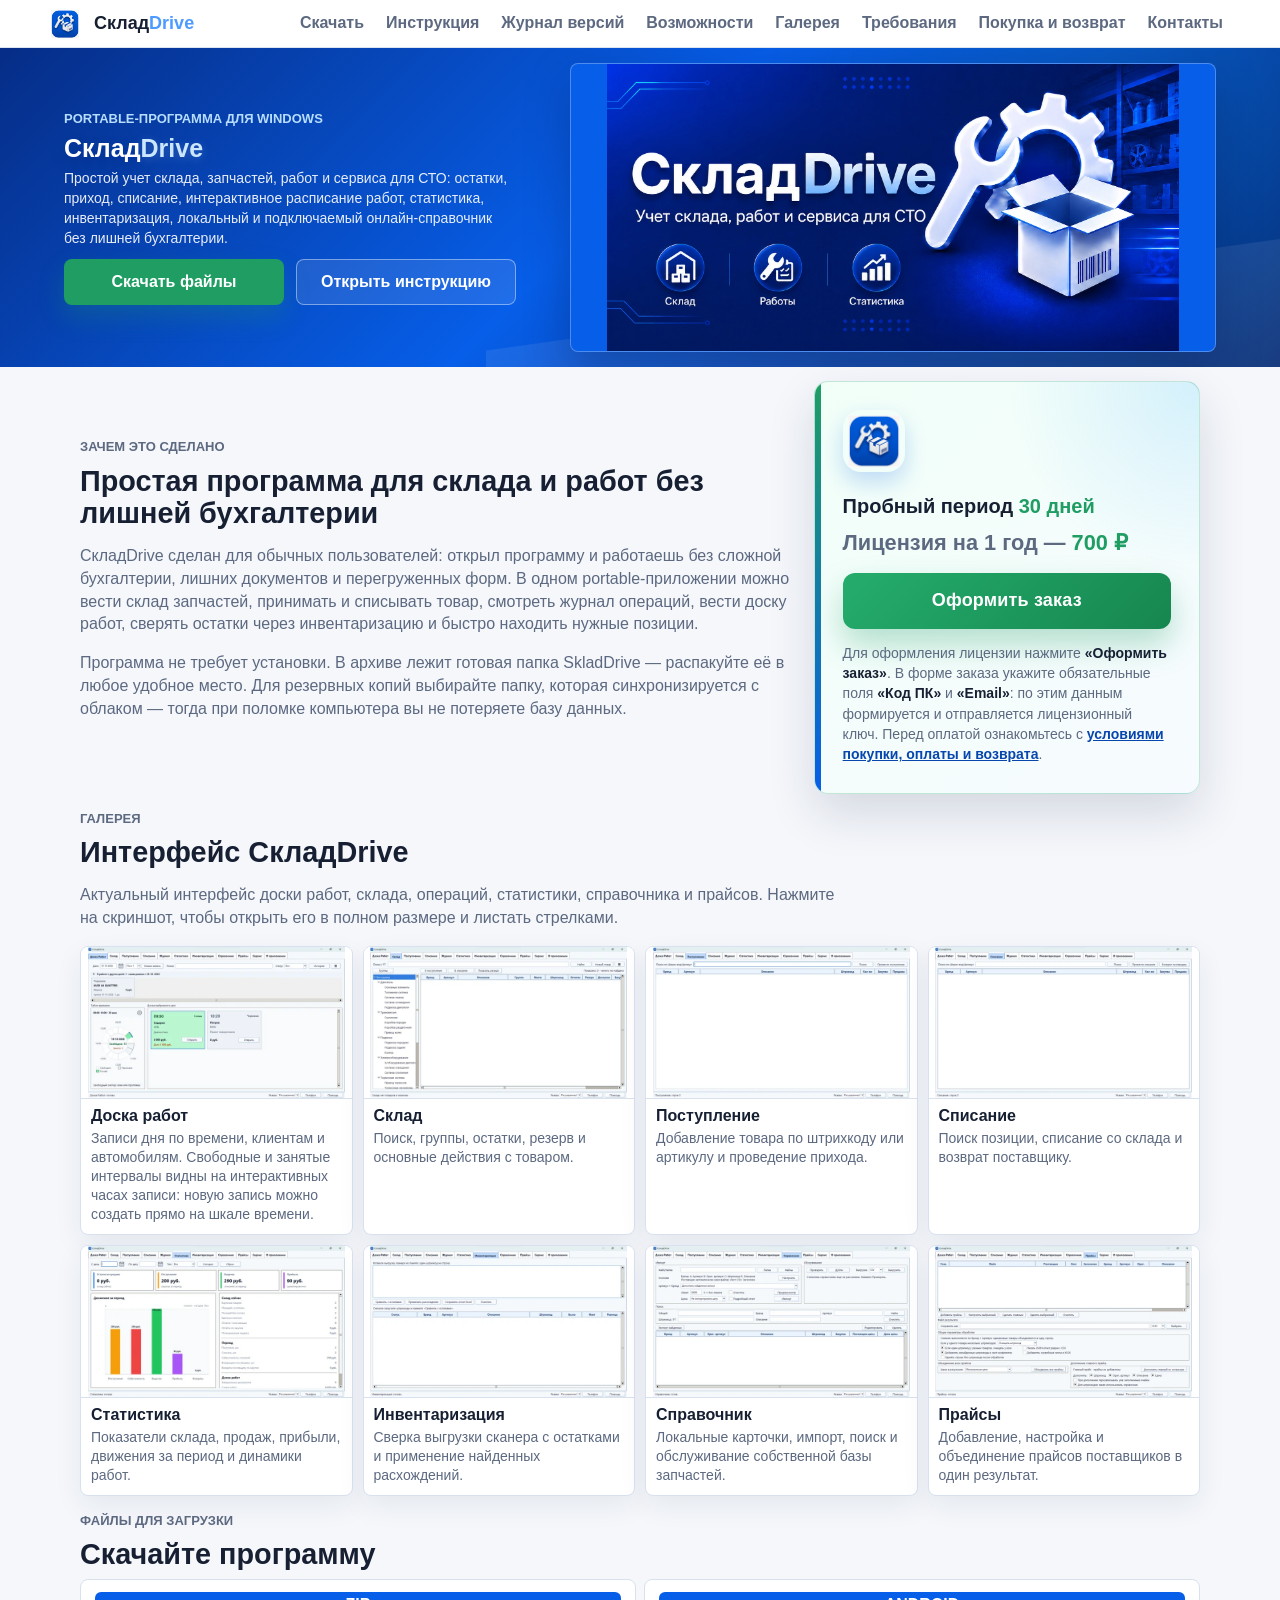
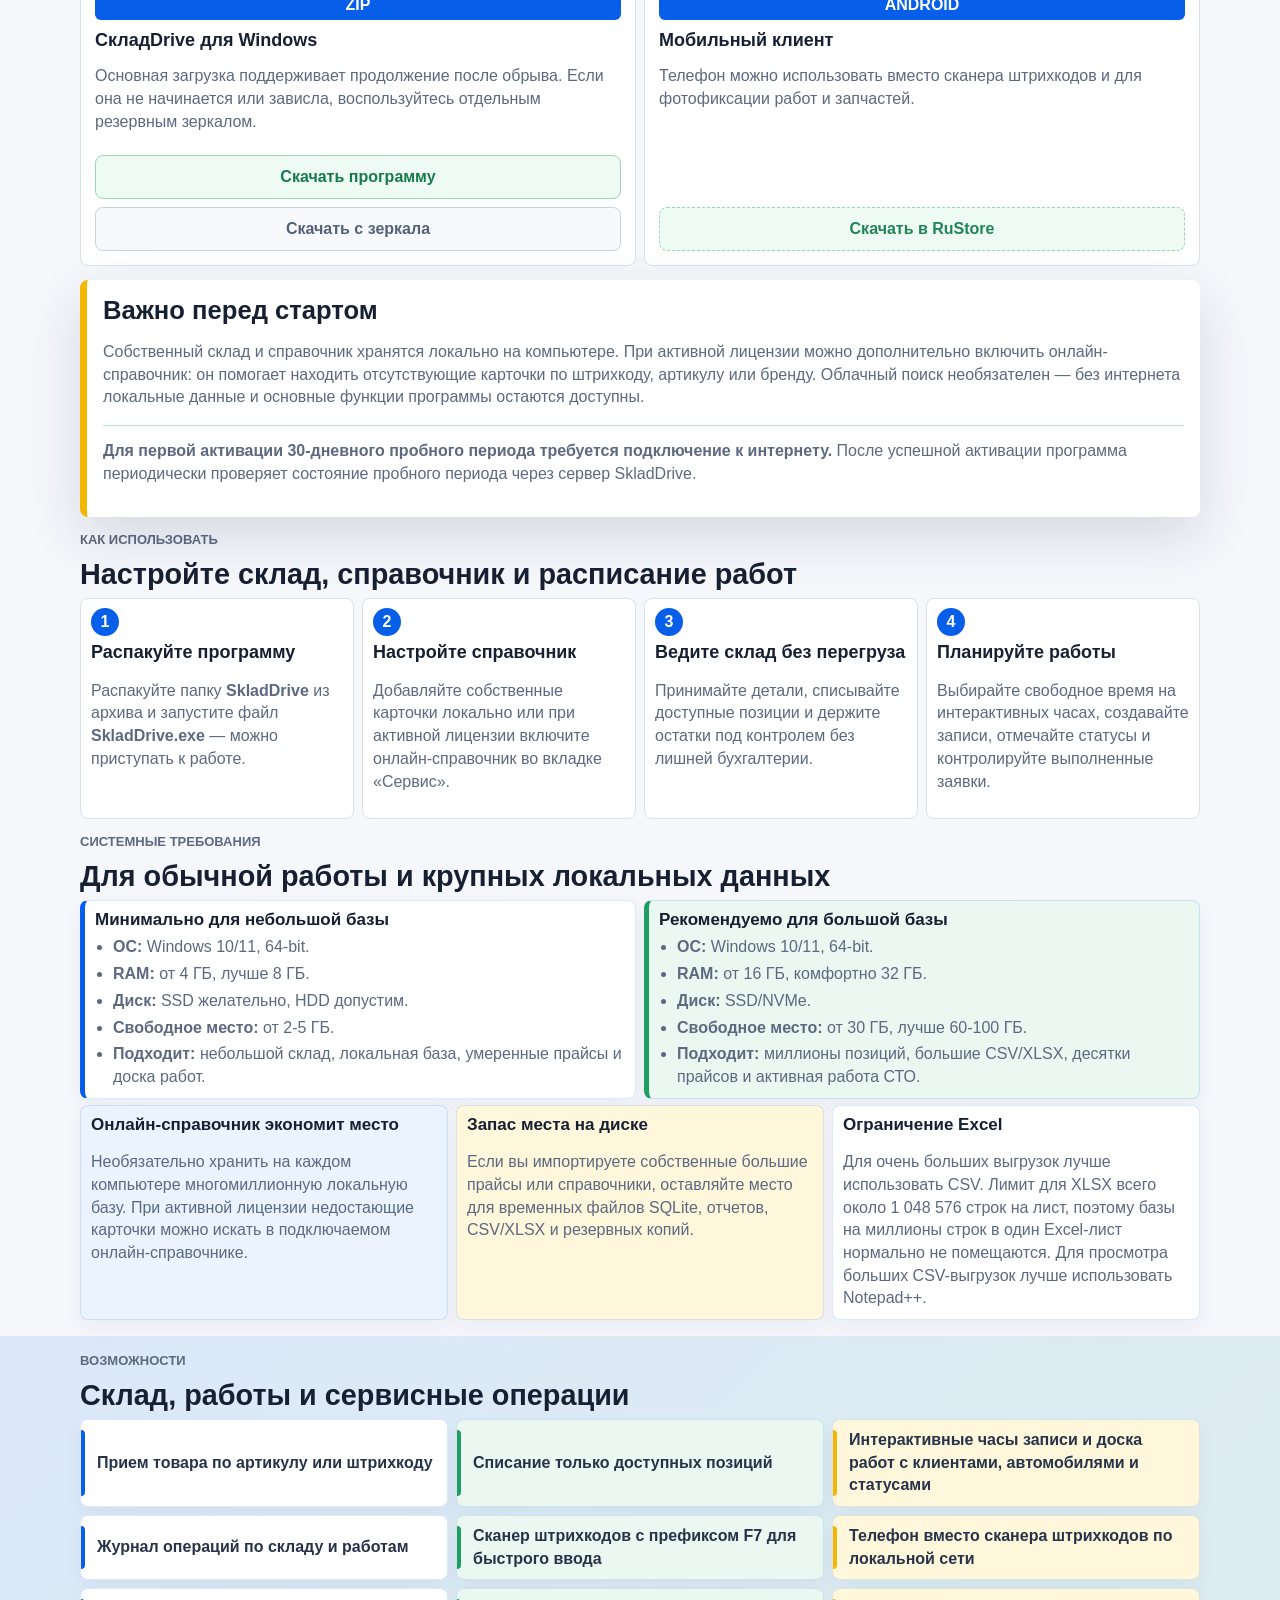
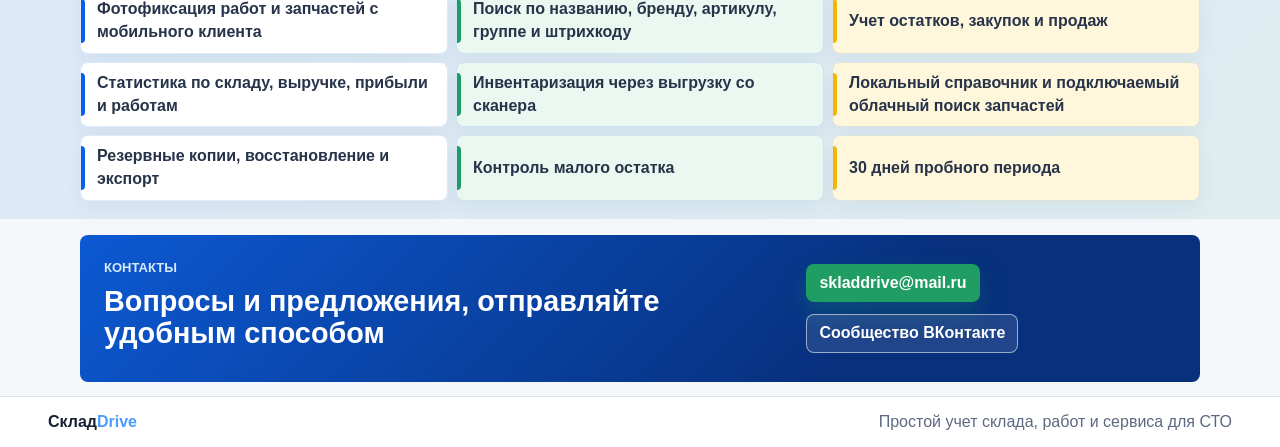
<file: index.html>
<!DOCTYPE html>

<html lang="ru">
<head>
<meta charset="utf-8"/>
<meta content="width=device-width, initial-scale=1" name="viewport"/>
<title>СкладDrive / Склад Drive — простой учет склада, работ и сервиса для СТО</title>
<meta content="СкладDrive (Склад Drive) — portable-программа для Windows: склад, запчасти, интерактивная доска работ и подключаемый онлайн-справочник для СТО." name="description"/>
<meta content="СкладDrive, Склад Drive, SkladDrive, Sklad Drive, учет склада, учет запчастей, программа для СТО, онлайн справочник запчастей, интерактивная доска работ СТО" name="keywords"/>
<link href="https://skladdrive.github.io/" rel="canonical"/>
<link href="assets/icon.png" rel="icon"/>
<link href="styles.css" rel="stylesheet"/>
<meta content="#075ee8" name="theme-color"/><meta content="website" property="og:type"/><meta content="СкладDrive / Склад Drive — простой учет склада, работ и сервиса для СТО" property="og:title"/><meta content="Portable-программа для Windows: склад, интерактивное расписание работ и подключаемый онлайн-справочник запчастей для СТО." property="og:description"/><meta content="https://skladdrive.github.io/assets/hero.webp" property="og:image"/><meta content="summary_large_image" name="twitter:card"/>
<script type="application/ld+json">
{
  "@context": "https://schema.org",
  "@type": "SoftwareApplication",
  "name": "СкладDrive",
  "alternateName": ["Склад Drive", "SkladDrive", "Sklad Drive"],
  "applicationCategory": "BusinessApplication",
  "operatingSystem": "Windows 10/11 64-bit",
  "url": "https://skladdrive.github.io/",
  "image": "https://skladdrive.github.io/assets/hero.webp",
  "description": "Portable-программа для СТО: склад, запчасти, интерактивная доска работ, подключаемый онлайн-справочник, статистика и резервные копии.",
  "offers": {
    "@type": "Offer",
    "price": "700",
    "priceCurrency": "RUB"
  }
}
</script>
</head>
<body>
<header class="site-header">
<a aria-label="СкладDrive" class="brand" href="#top">
<img alt="" height="44" src="assets/icon.png" width="44"/>
<span class="wordmark"><span>Склад</span><span class="drive">Drive</span></span>
</a>
<button class="menu-toggle" type="button" aria-controls="site-nav" aria-expanded="false">
<span class="menu-toggle-icon" aria-hidden="true"></span>
<span class="menu-toggle-text">Меню</span>
</button>
<nav aria-label="Навигация" class="nav" id="site-nav">
<a href="#downloads">Скачать</a>
<a href="instruction.html">Инструкция</a>
<a href="changelog.html">Журнал версий</a>
<a href="#features">Возможности</a>
<a href="#gallery">Галерея</a>
<a href="#requirements">Требования</a>
<a href="payment-info.html">Покупка и возврат</a>
<a href="#contacts">Контакты</a>
</nav>
</header>
<main id="top">
<section aria-labelledby="hero-title" class="hero">
<div class="hero-content">
<p class="eyebrow">Portable-программа для Windows</p>
<h1 class="wordmark hero-wordmark" id="hero-title"><span>Склад</span><span class="drive">Drive</span></h1>
<p class="lead">
            Простой учет склада, запчастей, работ и сервиса для СТО: остатки,
            приход, списание, интерактивное расписание работ, статистика, инвентаризация,
            локальный и подключаемый онлайн-справочник
            без лишней бухгалтерии.
          </p>
<div class="hero-actions">
<a class="button button-primary" href="#downloads">Скачать файлы</a>
<a class="button button-secondary" href="instruction.html">Открыть инструкцию</a>
</div>
</div>
<div class="hero-media">
<img alt="СкладDrive — интерактивная доска работ и часы записи для СТО" class="hero-bg" decoding="async" fetchpriority="high" height="1042" src="assets/hero.webp" width="1774"/>
</div>
</section>
<section aria-labelledby="about-title" class="section intro">
<div class="section-text">
<p class="eyebrow">Зачем это сделано</p>
<h2 id="about-title">Простая программа для склада и работ без лишней бухгалтерии</h2>
<p>
            СкладDrive сделан для обычных пользователей: открыл программу и работаешь без сложной
            бухгалтерии, лишних документов и перегруженных форм. В одном portable-приложении можно
            вести склад запчастей, принимать и списывать товар, смотреть журнал операций, вести доску
            работ, сверять остатки через инвентаризацию и быстро находить нужные позиции.
          </p>
<p>
            Программа не требует установки. В архиве лежит готовая папка SkladDrive — распакуйте её в любое удобное место. Для резервных копий выбирайте папку, которая синхронизируется с облаком — тогда при поломке компьютера вы не потеряете базу данных.
          </p>
</div>
<div class="quick-card order-card">
<img alt="" height="96" src="assets/icon.png" width="96"/>
<h3>Пробный период <span>30 дней</span></h3>
<p class="license-price">Лицензия на 1 год — <strong>700 ₽</strong></p>
<a class="button order-button" href="payment-info.html#order-form">Оформить заказ</a>
<p class="order-note">Для оформления лицензии нажмите <strong>«Оформить заказ»</strong>. В форме заказа укажите обязательные поля <strong>«Код ПК»</strong> и <strong>«Email»</strong>: по этим данным формируется и отправляется лицензионный ключ. Перед оплатой ознакомьтесь с <a href="payment-info.html">условиями покупки, оплаты и возврата</a>.</p>
</div>
</section>
<section aria-labelledby="gallery-title" class="section gallery" id="gallery">
<div class="section-heading">
<p class="eyebrow">Галерея</p>
<h2 id="gallery-title">Интерфейс СкладDrive</h2>
<p>Актуальный интерфейс доски работ, склада, операций, статистики, справочника и прайсов. Нажмите на скриншот, чтобы открыть его в полном размере и листать стрелками.</p>
</div>
<div class="screenshot-grid">
<a class="screenshot-card" href="assets/screenshots/4.webp" target="_blank" rel="noopener">
<img alt="СкладDrive: доска работ и интерактивные часы записи" decoding="async" height="188" loading="lazy" src="assets/screenshots/thumbs/4.webp" width="320"/>
<div class="screenshot-card-body">
<h3>Доска работ</h3>
<p>Записи дня по времени, клиентам и автомобилям. Свободные и занятые интервалы видны на интерактивных часах записи: новую запись можно создать прямо на шкале времени.</p>
</div>
</a>
<a class="screenshot-card" href="assets/screenshots/1.webp" target="_blank" rel="noopener">
<img alt="СкладDrive: склад и остатки запчастей" decoding="async" height="188" loading="lazy" src="assets/screenshots/thumbs/1.webp" width="320"/>
<div class="screenshot-card-body">
<h3>Склад</h3>
<p>Поиск, группы, остатки, резерв и основные действия с товаром.</p>
</div>
</a>
<a class="screenshot-card" href="assets/screenshots/2.webp" target="_blank" rel="noopener">
<img alt="СкладDrive: поступление товаров" decoding="async" height="188" loading="lazy" src="assets/screenshots/thumbs/2.webp" width="320"/>
<div class="screenshot-card-body">
<h3>Поступление</h3>
<p>Добавление товара по штрихкоду или артикулу и проведение прихода.</p>
</div>
</a>
<a class="screenshot-card" href="assets/screenshots/3.webp" target="_blank" rel="noopener">
<img alt="СкладDrive: списание товаров" decoding="async" height="188" loading="lazy" src="assets/screenshots/thumbs/3.webp" width="320"/>
<div class="screenshot-card-body">
<h3>Списание</h3>
<p>Поиск позиции, списание со склада и возврат поставщику.</p>
</div>
</a>
<a class="screenshot-card" href="assets/screenshots/6.webp" target="_blank" rel="noopener">
<img alt="СкладDrive: статистика" decoding="async" height="188" loading="lazy" src="assets/screenshots/thumbs/6.webp" width="320"/>
<div class="screenshot-card-body">
<h3>Статистика</h3>
<p>Показатели склада, продаж, прибыли, движения за период и динамики работ.</p>
</div>
</a>
<a class="screenshot-card" href="assets/screenshots/7.webp" target="_blank" rel="noopener">
<img alt="СкладDrive: инвентаризация" decoding="async" height="188" loading="lazy" src="assets/screenshots/thumbs/7.webp" width="320"/>
<div class="screenshot-card-body">
<h3>Инвентаризация</h3>
<p>Сверка выгрузки сканера с остатками и применение найденных расхождений.</p>
</div>
</a>
<a class="screenshot-card" href="assets/screenshots/8.webp" target="_blank" rel="noopener">
<img alt="СкладDrive: справочник запчастей" decoding="async" height="188" loading="lazy" src="assets/screenshots/thumbs/8.webp" width="320"/>
<div class="screenshot-card-body">
<h3>Справочник</h3>
<p>Локальные карточки, импорт, поиск и обслуживание собственной базы запчастей.</p>
</div>
</a>
<a class="screenshot-card" href="assets/screenshots/9.webp" target="_blank" rel="noopener">
<img alt="СкладDrive: прайсы поставщиков" decoding="async" height="188" loading="lazy" src="assets/screenshots/thumbs/9.webp" width="320"/>
<div class="screenshot-card-body">
<h3>Прайсы</h3>
<p>Добавление, настройка и объединение прайсов поставщиков в один результат.</p>
</div>
</a>
</div>
</section>
<section aria-labelledby="downloads-title" class="section downloads" id="downloads">
<div class="section-heading">
<p class="eyebrow">Файлы для загрузки</p>
<h2 id="downloads-title">Скачайте программу</h2>
</div>
<div class="download-grid download-grid-two">
<article class="download-card">
<span class="file-type">ZIP</span>
<h3>СкладDrive для Windows</h3>
<p>Основная загрузка поддерживает продолжение после обрыва. Если она не начинается или зависла, воспользуйтесь отдельным резервным зеркалом.</p>
<div class="download-buttons">
<a class="button button-download download-action" href="https://github.com/skladdrive/skladdrive.github.io/releases/latest/download/SkladDrive-latest.zip" data-download-link>Скачать программу</a>
<a class="button button-download download-mirror" href="https://1drv.ms/f/c/d2e946c5855f5b00/IgA9zbOS55xCSrL014Xw9LCrAYGyCvtyODP-VmZvXbDYbVw" data-mirror-link>Скачать с зеркала</a>
</div>
</article>
<article class="download-card">
<span class="file-type">ANDROID</span>
<h3>Мобильный клиент</h3>
<p>Телефон можно использовать вместо сканера штрихкодов и для фотофиксации работ и запчастей.</p>
<a class="button button-download download-action download-action-soon" href="https://www.rustore.ru/catalog/app/ru.skladdrive.phone" data-rustore-link rel="noopener" target="_blank" title="Карточка SkladDrive в RuStore">Скачать в RuStore</a>
</article>
</div>
</section>
<section class="notice">
<div>
<h2>Важно перед стартом</h2>
<p>
            Собственный склад и справочник хранятся локально на компьютере. При активной лицензии можно
            дополнительно включить онлайн-справочник: он помогает находить отсутствующие карточки по
            штрихкоду, артикулу или бренду. Облачный поиск необязателен — без интернета локальные данные
            и основные функции программы остаются доступны.
          </p>
<p class="trial-internet-note"><strong>Для первой активации 30-дневного пробного периода требуется подключение к интернету.</strong> После успешной активации программа периодически проверяет состояние пробного периода через сервер SkladDrive.</p>
</div>
</section>
<section aria-labelledby="steps-title" class="section steps">
<div class="section-heading">
<p class="eyebrow">Как использовать</p>
<h2 id="steps-title">Настройте склад, справочник и расписание работ</h2>
</div>
<div class="steps-list">
<article>
<span>1</span>
<h3>Распакуйте программу</h3>
<p>Распакуйте папку <strong>SkladDrive</strong> из архива и запустите файл <strong>SkladDrive.exe</strong> — можно приступать к работе.</p>
</article>
<article>
<span>2</span>
<h3>Настройте справочник</h3>
<p>Добавляйте собственные карточки локально или при активной лицензии включите онлайн-справочник во вкладке «Сервис».</p>
</article>
<article>
<span>3</span>
<h3>Ведите склад без перегруза</h3>
<p>Принимайте детали, списывайте доступные позиции и держите остатки под контролем без лишней бухгалтерии.</p>
</article>
<article>
<span>4</span>
<h3>Планируйте работы</h3>
<p>Выбирайте свободное время на интерактивных часах, создавайте записи, отмечайте статусы и контролируйте выполненные заявки.</p>
</article>
</div>
</section>
<section aria-labelledby="requirements-title" class="section requirements" id="requirements">
<div class="section-heading">
<p class="eyebrow">Системные требования</p>
<h2 id="requirements-title">Для обычной работы и крупных локальных данных</h2>
</div>
<div class="requirements-grid">
<article class="requirement-card">
<h3>Минимально для небольшой базы</h3>
<ul>
<li><strong>ОС:</strong> Windows 10/11, 64-bit.</li>
<li><strong>RAM:</strong> от 4 ГБ, лучше 8 ГБ.</li>
<li><strong>Диск:</strong> SSD желательно, HDD допустим.</li>
<li><strong>Свободное место:</strong> от 2-5 ГБ.</li>
<li><strong>Подходит:</strong> небольшой склад, локальная база, умеренные прайсы и доска работ.</li>
</ul>
</article>
<article class="requirement-card requirement-card-strong">
<h3>Рекомендуемо для большой базы</h3>
<ul>
<li><strong>ОС:</strong> Windows 10/11, 64-bit.</li>
<li><strong>RAM:</strong> от 16 ГБ, комфортно 32 ГБ.</li>
<li><strong>Диск:</strong> SSD/NVMe.</li>
<li><strong>Свободное место:</strong> от 30 ГБ, лучше 60-100 ГБ.</li>
<li><strong>Подходит:</strong> миллионы позиций, большие CSV/XLSX, десятки прайсов и активная работа СТО.</li>
</ul>
</article>
</div>
<div class="requirements-notes">
<article>
<h3>Онлайн-справочник экономит место</h3>
<p>Необязательно хранить на каждом компьютере многомиллионную локальную базу. При активной лицензии недостающие карточки можно искать в подключаемом онлайн-справочнике.</p>
</article>
<article>
<h3>Запас места на диске</h3>
<p>Если вы импортируете собственные большие прайсы или справочники, оставляйте место для временных файлов SQLite, отчетов, CSV/XLSX и резервных копий.</p>
</article>
<article>
<h3>Ограничение Excel</h3>
<p>Для очень больших выгрузок лучше использовать CSV. Лимит для XLSX всего около 1 048 576 строк на лист, поэтому базы на миллионы строк в один Excel-лист нормально не помещаются. Для просмотра больших CSV-выгрузок лучше использовать Notepad++.</p>
</article>
</div>
</section>
<section aria-labelledby="features-title" class="section features" id="features">
<div class="section-heading">
<p class="eyebrow">Возможности</p>
<h2 id="features-title">Склад, работы и сервисные операции</h2>
</div>
<div class="feature-grid">
<div>Прием товара по артикулу или штрихкоду</div>
<div>Списание только доступных позиций</div>
<div>Интерактивные часы записи и доска работ с клиентами, автомобилями и статусами</div>
<div>Журнал операций по складу и работам</div>
<div>Сканер штрихкодов с префиксом F7 для быстрого ввода</div>
<div>Телефон вместо сканера штрихкодов по локальной сети</div>
<div>Фотофиксация работ и запчастей с мобильного клиента</div>
<div>Поиск по названию, бренду, артикулу, группе и штрихкоду</div>
<div>Учет остатков, закупок и продаж</div>
<div>Статистика по складу, выручке, прибыли и работам</div>
<div>Инвентаризация через выгрузку со сканера</div>
<div>Локальный справочник и подключаемый облачный поиск запчастей</div>
<div>Резервные копии, восстановление и экспорт</div>
<div>Контроль малого остатка</div>
<div>30 дней пробного периода</div>
</div>
</section>
<section aria-labelledby="contacts-title" class="section contacts" id="contacts">
<div>
<p class="eyebrow">Контакты</p>
<h2 id="contacts-title">Вопросы и предложения, отправляйте удобным способом</h2>
</div>
<div class="contact-actions">
<a class="button button-primary" href="mailto:skladdrive@mail.ru">skladdrive@mail.ru</a>
<a class="button button-secondary" href="https://vk.com/skladdrive" rel="noopener" target="_blank">Сообщество ВКонтакте</a>
</div>
</section>
</main>
<footer class="site-footer">
<span class="wordmark footer-wordmark"><span>Склад</span><span class="drive">Drive</span></span>
<span>Простой учет склада, работ и сервиса для СТО</span>
</footer>
<script defer src="menu.js"></script>
<script defer src="gallery.js"></script>
<script defer src="update.js"></script>
</body>
</html>
</file>
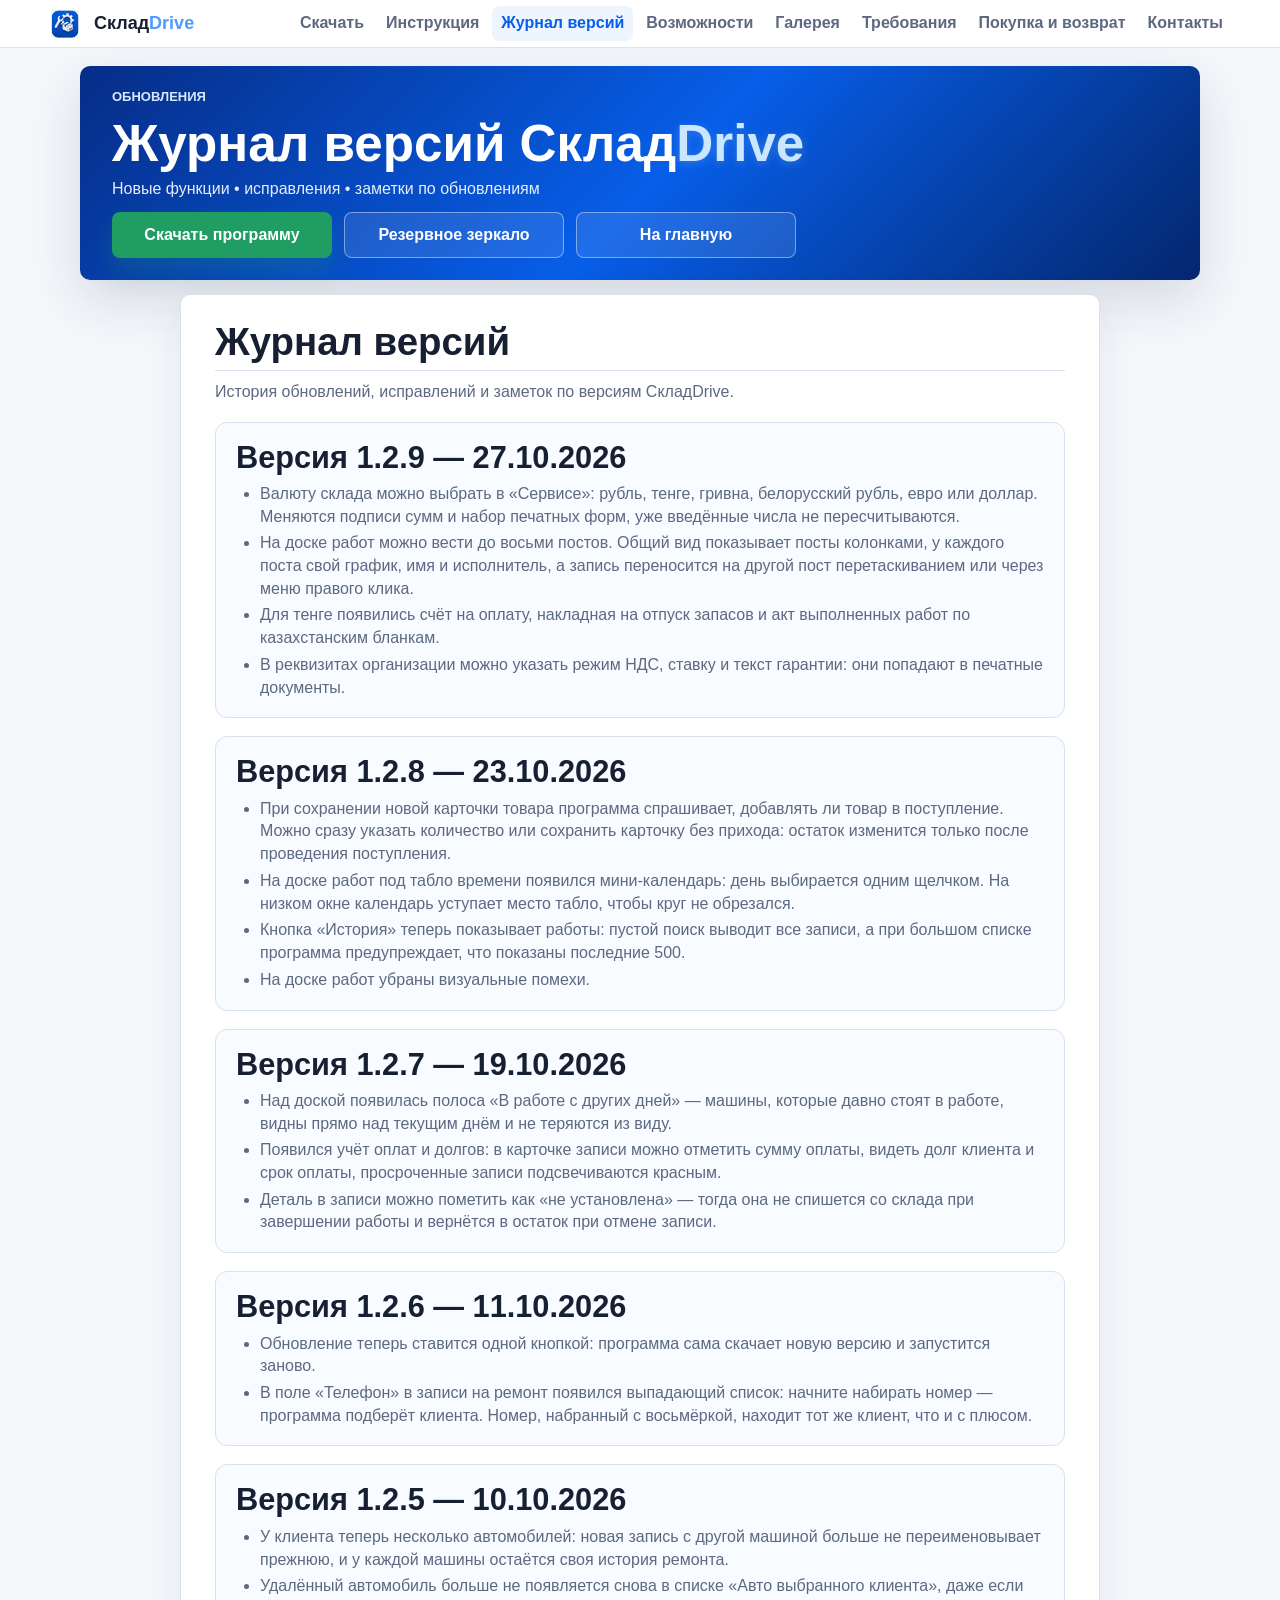
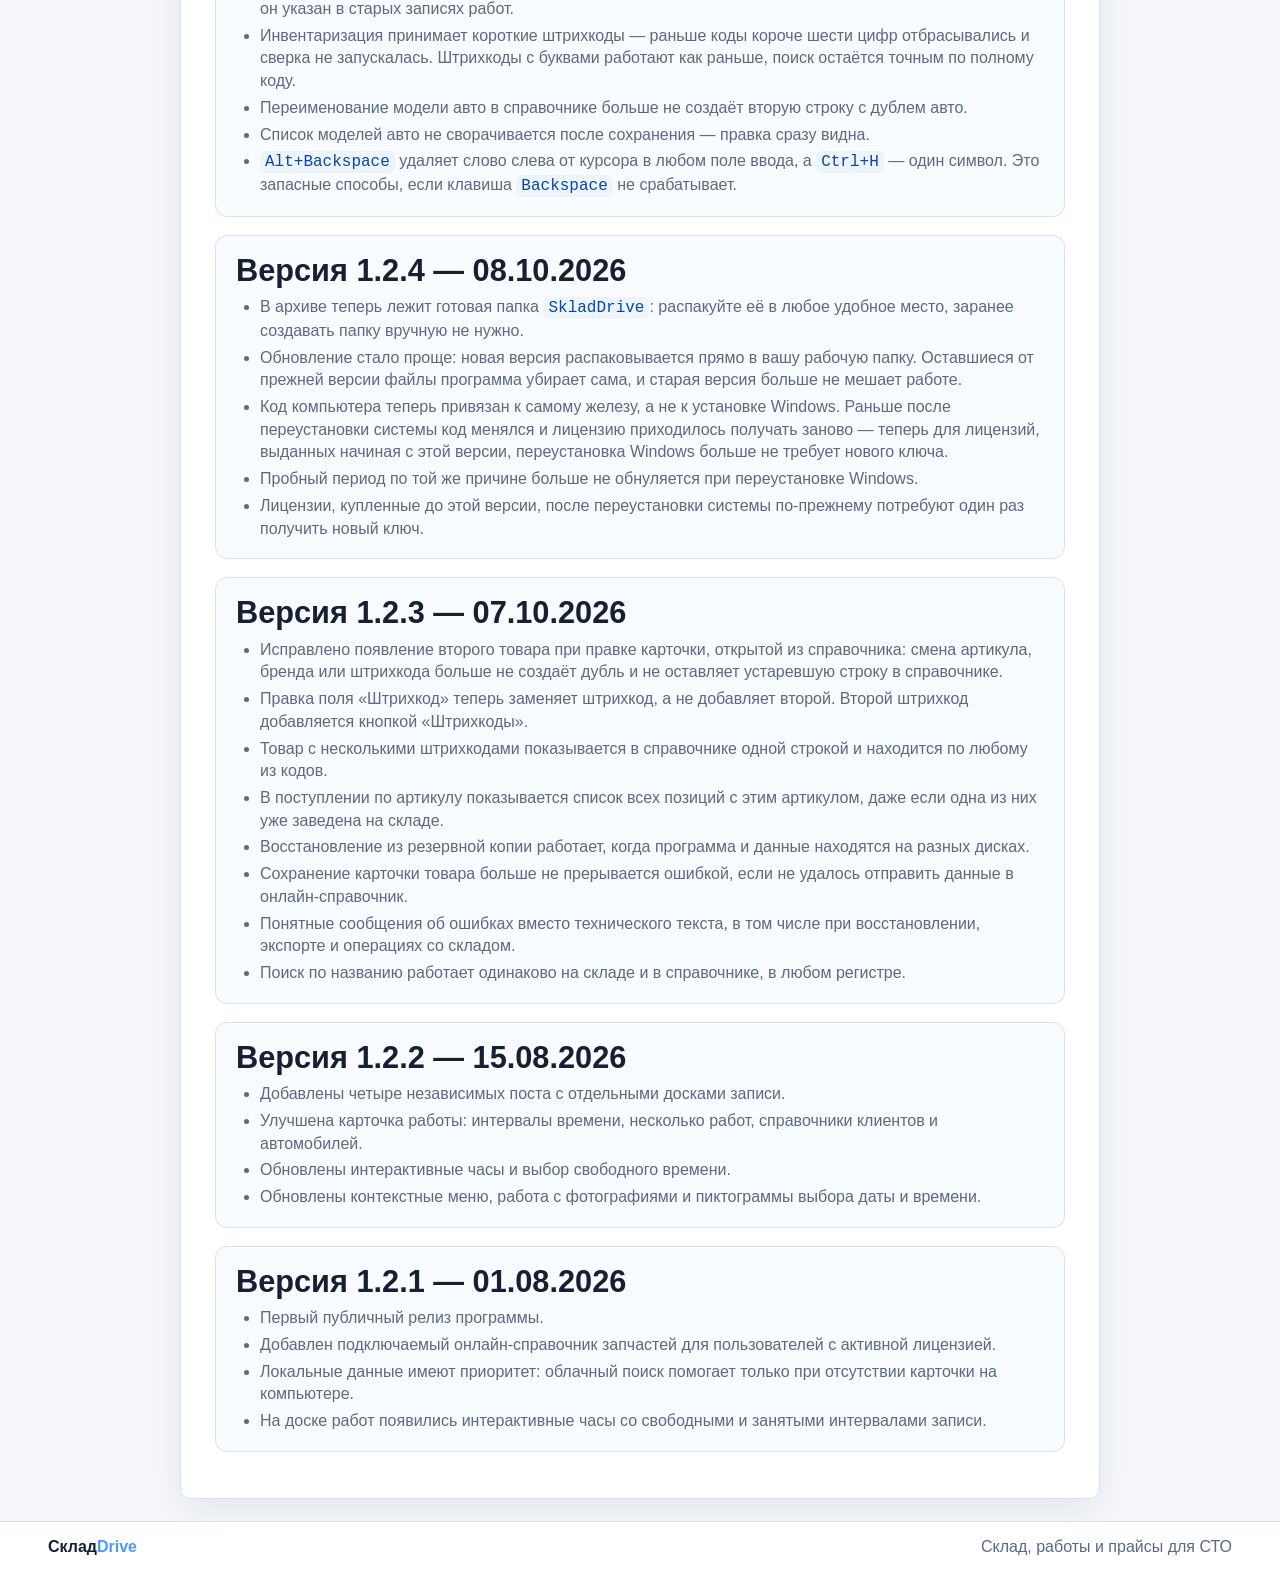
<file: changelog.html>
<!DOCTYPE html>

<html lang="ru">
<head>
<meta charset="utf-8"/>
<meta content="width=device-width, initial-scale=1" name="viewport"/>
<title>Журнал версий — СкладDrive</title>
<meta content="История версий, обновлений, исправлений и новых функций программы СкладDrive: склад, доска работ, статистика, прайсы и сервис." name="description"/>
<link href="assets/icon.png" rel="icon"/>
<link href="styles.css" rel="stylesheet"/>
<meta content="#075ee8" name="theme-color"/><meta content="website" property="og:type"/><meta content="Журнал версий — СкладDrive" property="og:title"/><meta content="История версий, обновлений, исправлений и новых функций программы СкладDrive." property="og:description"/><meta content="assets/icon.png" property="og:image"/><meta content="summary" name="twitter:card"/><link href="https://skladdrive.github.io/changelog.html" rel="canonical"/></head>
<body>
<header class="site-header">
<a aria-label="СкладDrive" class="brand" href="index.html">
<img alt="" height="44" src="assets/icon.png" width="44"/>
<span class="wordmark"><span>Склад</span><span class="drive">Drive</span></span>
</a>
<button class="menu-toggle" type="button" aria-controls="site-nav" aria-expanded="false">
<span class="menu-toggle-icon" aria-hidden="true"></span>
<span class="menu-toggle-text">Меню</span>
</button>
<nav aria-label="Навигация" class="nav" id="site-nav">
<a href="index.html#downloads">Скачать</a>
<a href="instruction.html">Инструкция</a>
<a aria-current="page" href="changelog.html">Журнал версий</a>
<a href="index.html#features">Возможности</a>
<a href="index.html#gallery">Галерея</a>
<a href="index.html#requirements">Требования</a>
<a href="payment-info.html">Покупка и возврат</a>
<a href="index.html#contacts">Контакты</a>
</nav>
</header>
<main>
<section class="doc-hero">
<p class="eyebrow">Обновления</p>
<h1>Журнал версий Склад<span class="drive">Drive</span></h1>
<p>Новые функции • исправления • заметки по обновлениям</p>
<div class="hero-actions">
<a class="button button-primary" href="https://github.com/skladdrive/skladdrive.github.io/releases/latest/download/SkladDrive-latest.zip" data-download-link>Скачать программу</a>
<a class="button button-secondary" href="https://1drv.ms/f/c/d2e946c5855f5b00/IgA9zbOS55xCSrL014Xw9LCrAYGyCvtyODP-VmZvXbDYbVw" data-mirror-link>Резервное зеркало</a>
<a class="button button-secondary" href="index.html">На главную</a>
</div>
</section>
<article class="markdown-page changelog-page">
<h1>Журнал версий</h1>
<p>История обновлений, исправлений и заметок по версиям СкладDrive.</p>
<section class="version-block"><h2>Версия 1.2.9 — 27.10.2026</h2><ul>
<li>Валюту склада можно выбрать в «Сервисе»: рубль, тенге, гривна, белорусский рубль, евро или доллар. Меняются подписи сумм и набор печатных форм, уже введённые числа не пересчитываются.</li>
<li>На доске работ можно вести до восьми постов. Общий вид показывает посты колонками, у каждого поста свой график, имя и исполнитель, а запись переносится на другой пост перетаскиванием или через меню правого клика.</li>
<li>Для тенге появились счёт на оплату, накладная на отпуск запасов и акт выполненных работ по казахстанским бланкам.</li>
<li>В реквизитах организации можно указать режим НДС, ставку и текст гарантии: они попадают в печатные документы.</li>
</ul></section>
<section class="version-block"><h2>Версия 1.2.8 — 23.10.2026</h2><ul>
<li>При сохранении новой карточки товара программа спрашивает, добавлять ли товар в поступление. Можно сразу указать количество или сохранить карточку без прихода: остаток изменится только после проведения поступления.</li>
<li>На доске работ под табло времени появился мини-календарь: день выбирается одним щелчком. На низком окне календарь уступает место табло, чтобы круг не обрезался.</li>
<li>Кнопка «История» теперь показывает работы: пустой поиск выводит все записи, а при большом списке программа предупреждает, что показаны последние 500.</li>
<li>На доске работ убраны визуальные помехи.</li>
</ul></section>
<section class="version-block"><h2>Версия 1.2.7 — 19.10.2026</h2><ul>
<li>Над доской появилась полоса «В работе с других дней» — машины, которые давно стоят в работе, видны прямо над текущим днём и не теряются из виду.</li>
<li>Появился учёт оплат и долгов: в карточке записи можно отметить сумму оплаты, видеть долг клиента и срок оплаты, просроченные записи подсвечиваются красным.</li>
<li>Деталь в записи можно пометить как «не установлена» — тогда она не спишется со склада при завершении работы и вернётся в остаток при отмене записи.</li>
</ul></section>
<section class="version-block"><h2>Версия 1.2.6 — 11.10.2026</h2><ul>
<li>Обновление теперь ставится одной кнопкой: программа сама скачает новую версию и запустится заново.</li>
<li>В поле «Телефон» в записи на ремонт появился выпадающий список: начните набирать номер — программа подберёт клиента. Номер, набранный с восьмёркой, находит тот же клиент, что и с плюсом.</li>
</ul></section>
<section class="version-block"><h2>Версия 1.2.5 — 10.10.2026</h2><ul>
<li>У клиента теперь несколько автомобилей: новая запись с другой машиной больше не переименовывает прежнюю, и у каждой машины остаётся своя история ремонта.</li>
<li>Удалённый автомобиль больше не появляется снова в списке «Авто выбранного клиента», даже если он указан в старых записях работ.</li>
<li>Инвентаризация принимает короткие штрихкоды — раньше коды короче шести цифр отбрасывались и сверка не запускалась. Штрихкоды с буквами работают как раньше, поиск остаётся точным по полному коду.</li>
<li>Переименование модели авто в справочнике больше не создаёт вторую строку с дублем авто.</li>
<li>Список моделей авто не сворачивается после сохранения — правка сразу видна.</li>
<li><code>Alt+Backspace</code> удаляет слово слева от курсора в любом поле ввода, а <code>Ctrl+H</code> — один символ. Это запасные способы, если клавиша <code>Backspace</code> не срабатывает.</li>
</ul></section>
<section class="version-block"><h2>Версия 1.2.4 — 08.10.2026</h2><ul>
<li>В архиве теперь лежит готовая папка <code>SkladDrive</code>: распакуйте её в любое удобное место, заранее создавать папку вручную не нужно.</li>
<li>Обновление стало проще: новая версия распаковывается прямо в вашу рабочую папку. Оставшиеся от прежней версии файлы программа убирает сама, и старая версия больше не мешает работе.</li>
<li>Код компьютера теперь привязан к самому железу, а не к установке Windows. Раньше после переустановки системы код менялся и лицензию приходилось получать заново — теперь для лицензий, выданных начиная с этой версии, переустановка Windows больше не требует нового ключа.</li>
<li>Пробный период по той же причине больше не обнуляется при переустановке Windows.</li>
<li>Лицензии, купленные до этой версии, после переустановки системы по-прежнему потребуют один раз получить новый ключ.</li>
</ul></section>
<section class="version-block"><h2>Версия 1.2.3 — 07.10.2026</h2><ul>
<li>Исправлено появление второго товара при правке карточки, открытой из справочника: смена артикула, бренда или штрихкода больше не создаёт дубль и не оставляет устаревшую строку в справочнике.</li>
<li>Правка поля «Штрихкод» теперь заменяет штрихкод, а не добавляет второй. Второй штрихкод добавляется кнопкой «Штрихкоды».</li>
<li>Товар с несколькими штрихкодами показывается в справочнике одной строкой и находится по любому из кодов.</li>
<li>В поступлении по артикулу показывается список всех позиций с этим артикулом, даже если одна из них уже заведена на складе.</li>
<li>Восстановление из резервной копии работает, когда программа и данные находятся на разных дисках.</li>
<li>Сохранение карточки товара больше не прерывается ошибкой, если не удалось отправить данные в онлайн-справочник.</li>
<li>Понятные сообщения об ошибках вместо технического текста, в том числе при восстановлении, экспорте и операциях со складом.</li>
<li>Поиск по названию работает одинаково на складе и в справочнике, в любом регистре.</li>
</ul></section>
<section class="version-block"><h2>Версия 1.2.2 — 15.08.2026</h2><ul>
<li>Добавлены четыре независимых поста с отдельными досками записи.</li>
<li>Улучшена карточка работы: интервалы времени, несколько работ, справочники клиентов и автомобилей.</li>
<li>Обновлены интерактивные часы и выбор свободного времени.</li>
<li>Обновлены контекстные меню, работа с фотографиями и пиктограммы выбора даты и времени.</li>
</ul></section>
<section class="version-block"><h2>Версия 1.2.1 — 01.08.2026</h2><ul>
<li>Первый публичный релиз программы.</li>
<li>Добавлен подключаемый онлайн-справочник запчастей для пользователей с активной лицензией.</li>
<li>Локальные данные имеют приоритет: облачный поиск помогает только при отсутствии карточки на компьютере.</li>
<li>На доске работ появились интерактивные часы со свободными и занятыми интервалами записи.</li>
</ul></section>
</article>
</main>
<footer class="site-footer">
<span class="wordmark footer-wordmark"><span>Склад</span><span class="drive">Drive</span></span>
<span>Склад, работы и прайсы для СТО</span>
</footer>
<script defer src="menu.js"></script>
<script defer src="update.js"></script>
</body>
</html>
</file>
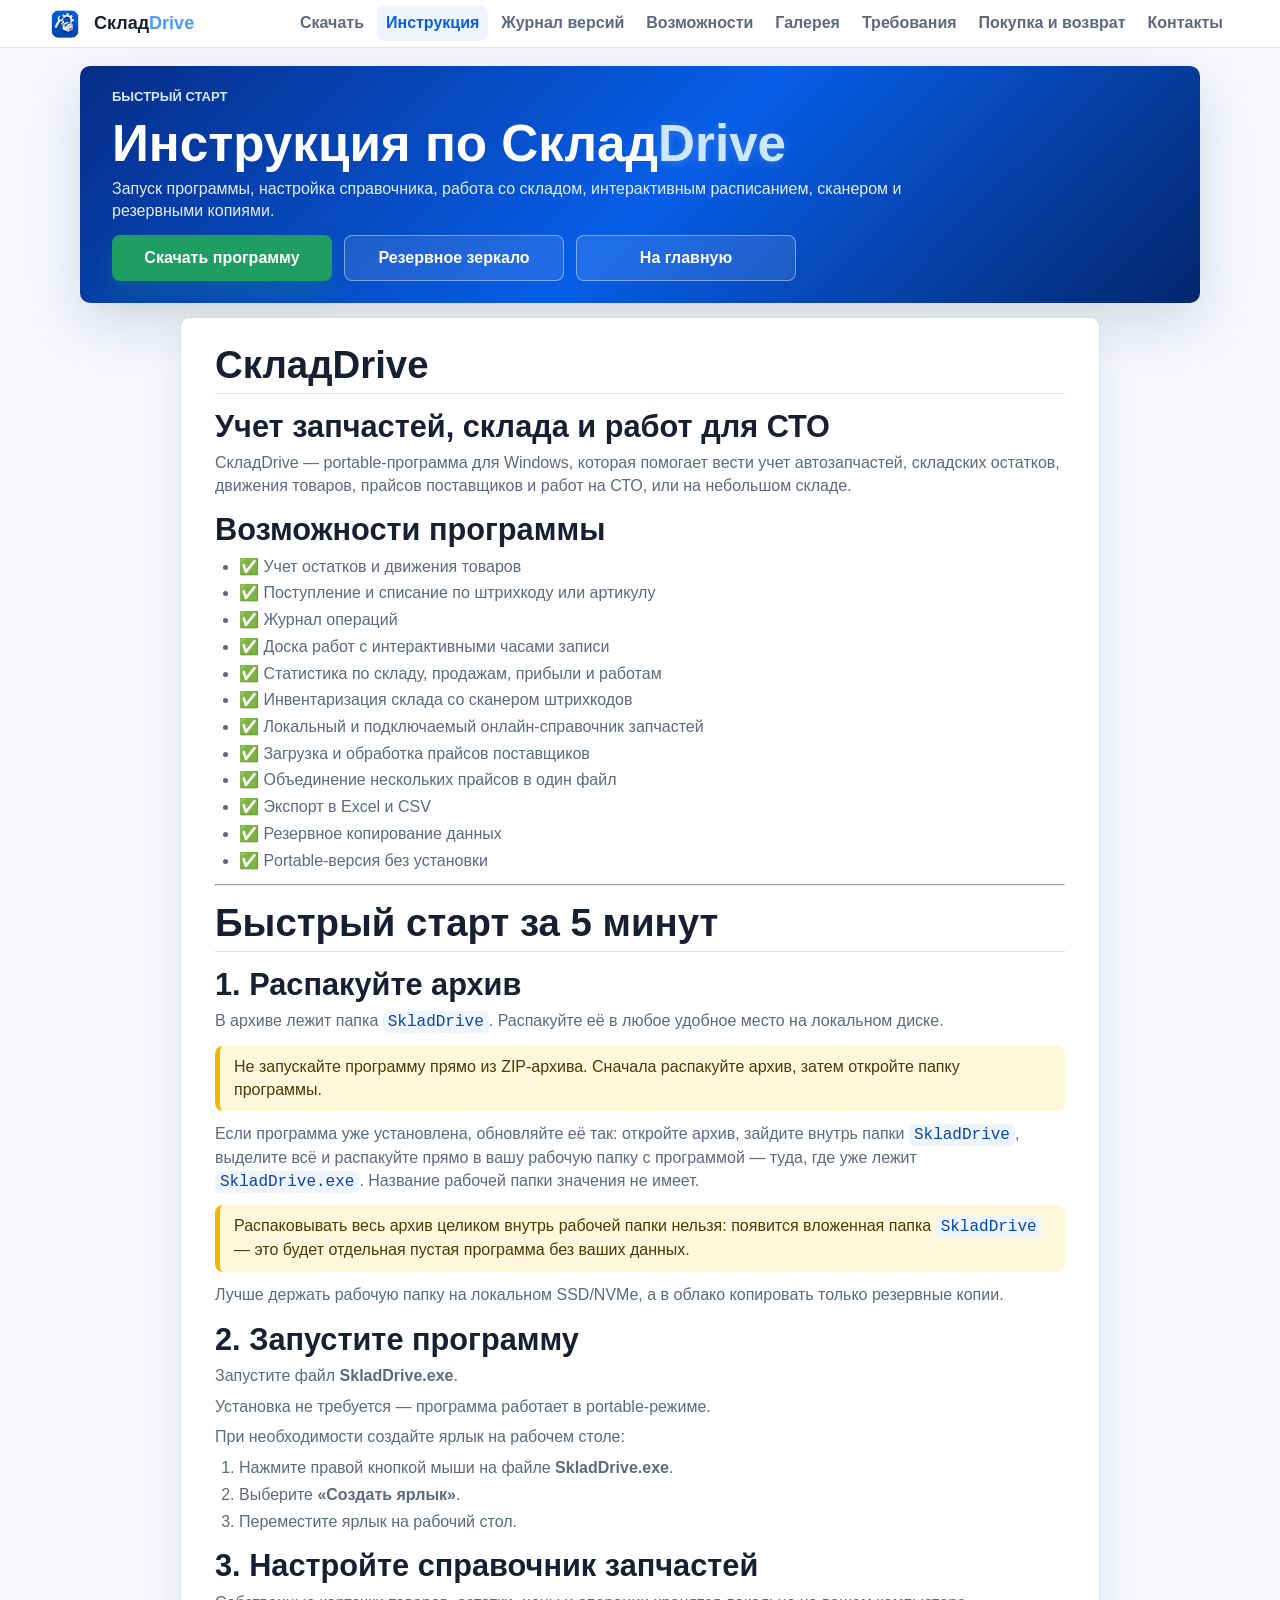
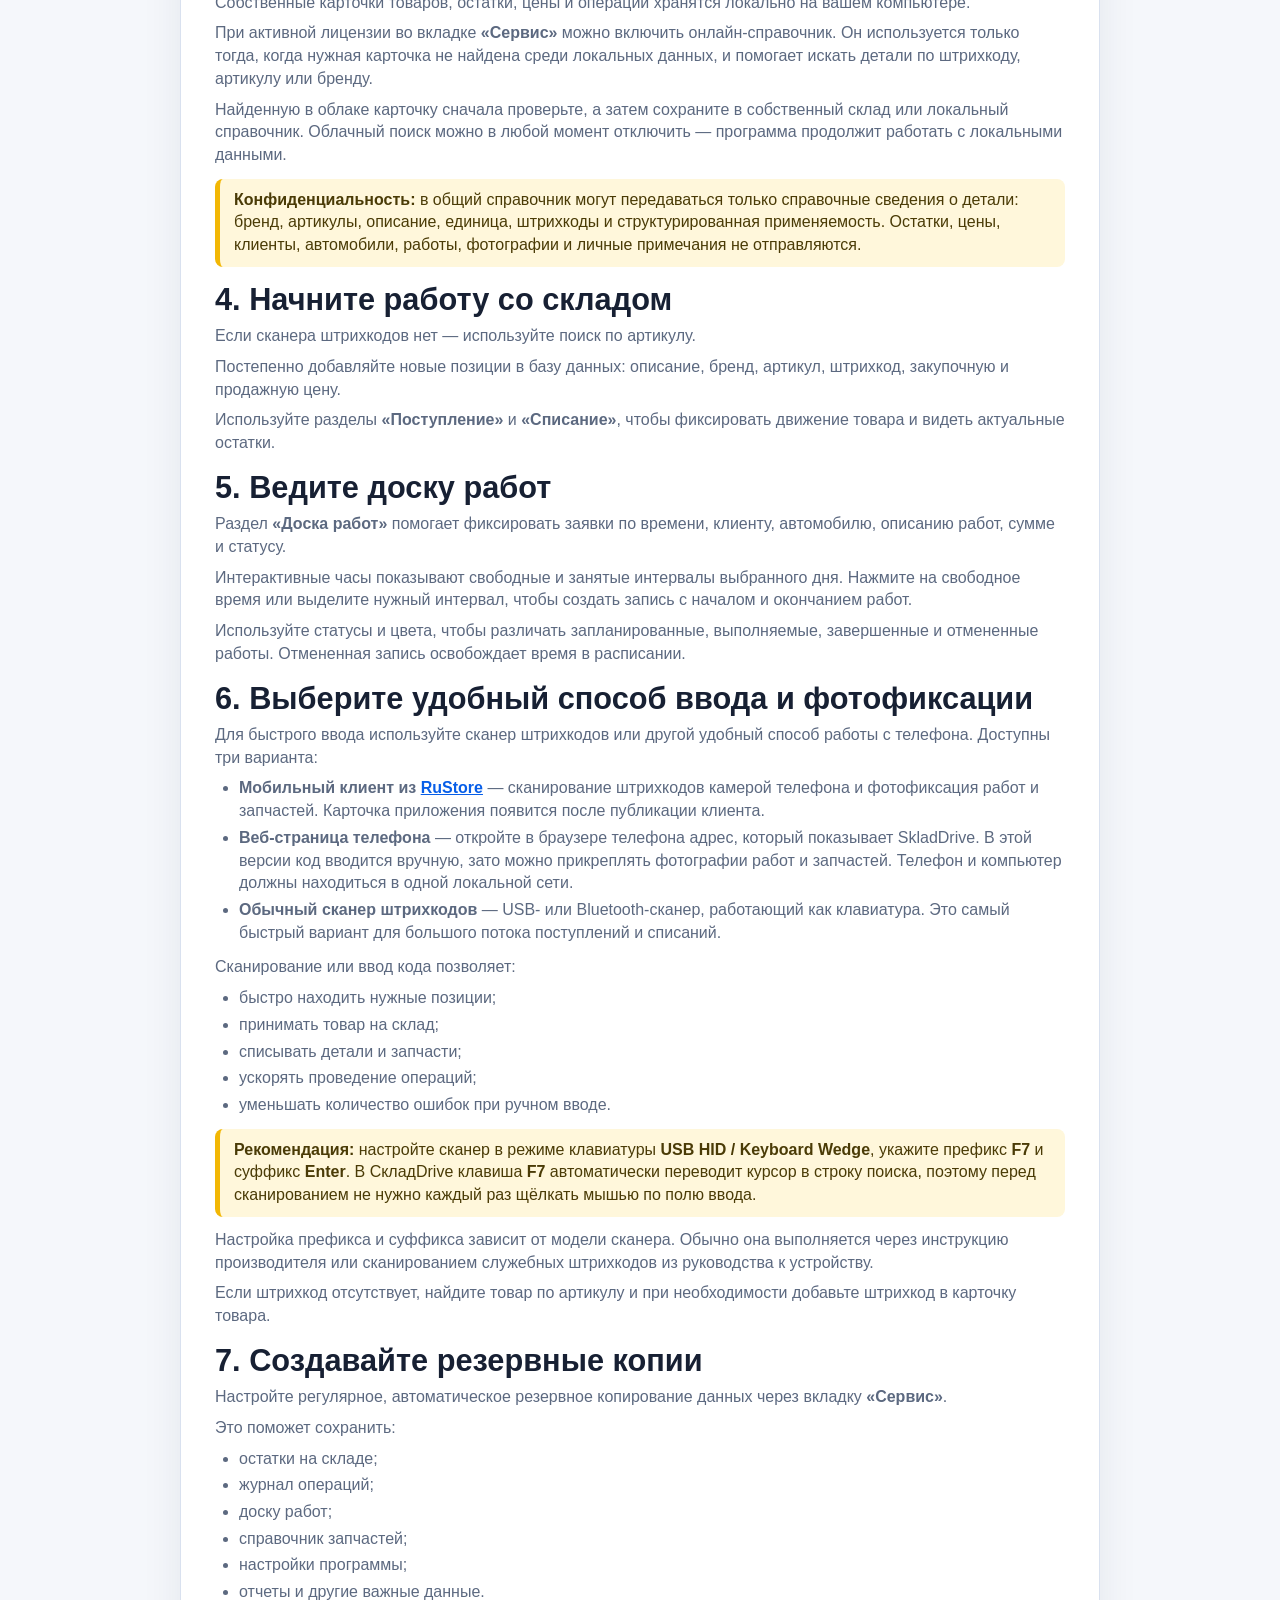
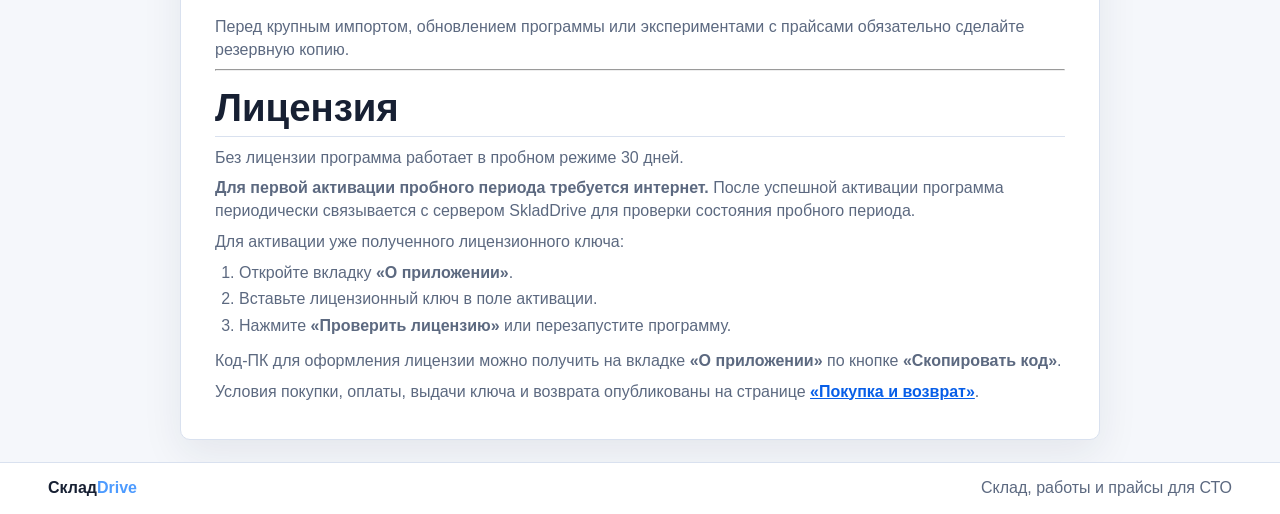
<file: instruction.html>
<!DOCTYPE html>

<html lang="ru">
<head>
<meta charset="utf-8"/>
<meta content="width=device-width, initial-scale=1" name="viewport"/>
<title>Инструкция — СкладDrive / Склад Drive</title>
<meta content="Инструкция по СкладDrive: склад, интерактивная доска работ, локальный и онлайн-справочник, сканер, резервные копии и лицензия." name="description"/>
<link href="https://skladdrive.github.io/instruction.html" rel="canonical"/>
<link href="assets/icon.png" rel="icon"/>
<link href="styles.css" rel="stylesheet"/>
<meta content="#075ee8" name="theme-color"/><meta content="website" property="og:type"/><meta content="Инструкция — СкладDrive" property="og:title"/><meta content="Краткая инструкция по запуску СкладDrive: склад, доска работ, журнал, справочник, прайсы и резервные копии." property="og:description"/><meta content="https://skladdrive.github.io/assets/icon.png" property="og:image"/><meta content="summary" name="twitter:card"/></head>
<body>
<header class="site-header">
<a aria-label="СкладDrive" class="brand" href="index.html">
<img alt="" height="44" src="assets/icon.png" width="44"/>
<span class="wordmark"><span>Склад</span><span class="drive">Drive</span></span>
</a>
<button class="menu-toggle" type="button" aria-controls="site-nav" aria-expanded="false">
<span class="menu-toggle-icon" aria-hidden="true"></span>
<span class="menu-toggle-text">Меню</span>
</button>
<nav aria-label="Навигация" class="nav" id="site-nav">
<a href="index.html#downloads">Скачать</a>
<a aria-current="page" href="instruction.html">Инструкция</a>
<a href="changelog.html">Журнал версий</a>
<a href="index.html#features">Возможности</a>
<a href="index.html#gallery">Галерея</a>
<a href="index.html#requirements">Требования</a>
<a href="payment-info.html">Покупка и возврат</a>
<a href="index.html#contacts">Контакты</a>
</nav>
</header>
<main>
<section class="doc-hero">
<p class="eyebrow">Быстрый старт</p>
<h1>Инструкция по Склад<span class="drive">Drive</span></h1>
<p>Запуск программы, настройка справочника, работа со складом, интерактивным расписанием, сканером и резервными копиями.</p>
<div class="hero-actions">
<a class="button button-primary" href="https://github.com/skladdrive/skladdrive.github.io/releases/latest/download/SkladDrive-latest.zip" data-download-link>Скачать программу</a>
<a class="button button-secondary" href="https://1drv.ms/f/c/d2e946c5855f5b00/IgA9zbOS55xCSrL014Xw9LCrAYGyCvtyODP-VmZvXbDYbVw" data-mirror-link>Резервное зеркало</a>
<a class="button button-secondary" href="index.html">На главную</a>
</div>
</section>
<article class="markdown-page">
<h1>СкладDrive</h1>
<h2>Учет запчастей, склада и работ для СТО</h2>
<p>СкладDrive — portable-программа для Windows, которая помогает вести учет автозапчастей, складских остатков, движения товаров, прайсов поставщиков и работ на СТО, или на небольшом складе.</p>
<h2>Возможности программы</h2>
<ul>
<li>✅ Учет остатков и движения товаров</li>
<li>✅ Поступление и списание по штрихкоду или артикулу</li>
<li>✅ Журнал операций</li>
<li>✅ Доска работ с интерактивными часами записи</li>
<li>✅ Статистика по складу, продажам, прибыли и работам</li>
<li>✅ Инвентаризация склада со сканером штрихкодов</li>
<li>✅ Локальный и подключаемый онлайн-справочник запчастей</li>
<li>✅ Загрузка и обработка прайсов поставщиков</li>
<li>✅ Объединение нескольких прайсов в один файл</li>
<li>✅ Экспорт в Excel и CSV</li>
<li>✅ Резервное копирование данных</li>
<li>✅ Portable-версия без установки</li>
</ul>
<hr/>
<h1>Быстрый старт за 5 минут</h1>
<h2>1. Распакуйте архив</h2>
<p>В архиве лежит папка <code>SkladDrive</code>. Распакуйте её в любое удобное место на локальном диске.</p>
<blockquote>Не запускайте программу прямо из ZIP-архива. Сначала распакуйте архив, затем откройте папку программы.</blockquote>
<p>Если программа уже установлена, обновляйте её так: откройте архив, зайдите внутрь папки <code>SkladDrive</code>, выделите всё и распакуйте прямо в вашу рабочую папку с программой — туда, где уже лежит <code>SkladDrive.exe</code>. Название рабочей папки значения не имеет.</p>
<blockquote>Распаковывать весь архив целиком внутрь рабочей папки нельзя: появится вложенная папка <code>SkladDrive</code> — это будет отдельная пустая программа без ваших данных.</blockquote>
<p>Лучше держать рабочую папку на локальном SSD/NVMe, а в облако копировать только резервные копии.</p>
<h2>2. Запустите программу</h2>
<p>Запустите файл <strong>SkladDrive.exe</strong>.</p>
<p>Установка не требуется — программа работает в portable-режиме.</p>
<p>При необходимости создайте ярлык на рабочем столе:</p>
<ol>
<li>Нажмите правой кнопкой мыши на файле <strong>SkladDrive.exe</strong>.</li>
<li>Выберите <strong>«Создать ярлык»</strong>.</li>
<li>Переместите ярлык на рабочий стол.</li>
</ol>
<h2>3. Настройте справочник запчастей</h2>
<p>Собственные карточки товаров, остатки, цены и операции хранятся локально на вашем компьютере.</p>
<p>При активной лицензии во вкладке <strong>«Сервис»</strong> можно включить онлайн-справочник. Он используется только тогда, когда нужная карточка не найдена среди локальных данных, и помогает искать детали по штрихкоду, артикулу или бренду.</p>
<p>Найденную в облаке карточку сначала проверьте, а затем сохраните в собственный склад или локальный справочник. Облачный поиск можно в любой момент отключить — программа продолжит работать с локальными данными.</p>
<blockquote><strong>Конфиденциальность:</strong> в общий справочник могут передаваться только справочные сведения о детали: бренд, артикулы, описание, единица, штрихкоды и структурированная применяемость. Остатки, цены, клиенты, автомобили, работы, фотографии и личные примечания не отправляются.</blockquote>
<h2>4. Начните работу со складом</h2>
<p>Если сканера штрихкодов нет — используйте поиск по артикулу.</p>
<p>Постепенно добавляйте новые позиции в базу данных: описание, бренд, артикул, штрихкод, закупочную и продажную цену.</p>
<p>Используйте разделы <strong>«Поступление»</strong> и <strong>«Списание»</strong>, чтобы фиксировать движение товара и видеть актуальные остатки.</p>
<h2>5. Ведите доску работ</h2>
<p>Раздел <strong>«Доска работ»</strong> помогает фиксировать заявки по времени, клиенту, автомобилю, описанию работ, сумме и статусу.</p>
<p>Интерактивные часы показывают свободные и занятые интервалы выбранного дня. Нажмите на свободное время или выделите нужный интервал, чтобы создать запись с началом и окончанием работ.</p>
<p>Используйте статусы и цвета, чтобы различать запланированные, выполняемые, завершенные и отмененные работы. Отмененная запись освобождает время в расписании.</p>
<h2>6. Выберите удобный способ ввода и фотофиксации</h2>
<p>Для быстрого ввода используйте сканер штрихкодов или другой удобный способ работы с телефона. Доступны три варианта:</p>
<ul>
<li><strong>Мобильный клиент из <a href="https://www.rustore.ru/" data-rustore-link rel="noopener" target="_blank">RuStore</a></strong> — сканирование штрихкодов камерой телефона и фотофиксация работ и запчастей. Карточка приложения появится после публикации клиента.</li>
<li><strong>Веб-страница телефона</strong> — откройте в браузере телефона адрес, который показывает SkladDrive. В этой версии код вводится вручную, зато можно прикреплять фотографии работ и запчастей. Телефон и компьютер должны находиться в одной локальной сети.</li>
<li><strong>Обычный сканер штрихкодов</strong> — USB- или Bluetooth-сканер, работающий как клавиатура. Это самый быстрый вариант для большого потока поступлений и списаний.</li>
</ul>
<p>Сканирование или ввод кода позволяет:</p>
<ul>
<li>быстро находить нужные позиции;</li>
<li>принимать товар на склад;</li>
<li>списывать детали и запчасти;</li>
<li>ускорять проведение операций;</li>
<li>уменьшать количество ошибок при ручном вводе.</li>
</ul>
<blockquote>
<strong>Рекомендация:</strong> настройте сканер в режиме клавиатуры <strong>USB HID / Keyboard Wedge</strong>, укажите префикс <strong>F7</strong> и суффикс <strong>Enter</strong>. В СкладDrive клавиша <strong>F7</strong> автоматически переводит курсор в строку поиска, поэтому перед сканированием не нужно каждый раз щёлкать мышью по полю ввода.
</blockquote>
<p>Настройка префикса и суффикса зависит от модели сканера. Обычно она выполняется через инструкцию производителя или сканированием служебных штрихкодов из руководства к устройству.</p>
<p>Если штрихкод отсутствует, найдите товар по артикулу и при необходимости добавьте штрихкод в карточку товара.</p>
<h2>7. Создавайте резервные копии</h2>
<p>Настройте регулярное, автоматическое резервное копирование данных через вкладку <strong>«Сервис»</strong>.</p>
<p>Это поможет сохранить:</p>
<ul>
<li>остатки на складе;</li>
<li>журнал операций;</li>
<li>доску работ;</li>
<li>справочник запчастей;</li>
<li>настройки программы;</li>
<li>отчеты и другие важные данные.</li>
</ul>
<p>Перед крупным импортом, обновлением программы или экспериментами с прайсами обязательно сделайте резервную копию.</p>
<hr/>
<h1>Лицензия</h1>
<p>Без лицензии программа работает в пробном режиме 30 дней.</p>
<p><strong>Для первой активации пробного периода требуется интернет.</strong> После успешной активации программа периодически связывается с сервером SkladDrive для проверки состояния пробного периода.</p>
<p>Для активации уже полученного лицензионного ключа:</p>
<ol>
<li>Откройте вкладку <strong>«О приложении»</strong>.</li>
<li>Вставьте лицензионный ключ в поле активации.</li>
<li>Нажмите <strong>«Проверить лицензию»</strong> или перезапустите программу.</li>
</ol>
<p>Код-ПК для оформления лицензии можно получить на вкладке <strong>«О приложении»</strong> по кнопке <strong>«Скопировать код»</strong>.</p>
<p>Условия покупки, оплаты, выдачи ключа и возврата опубликованы на странице <a href="payment-info.html">«Покупка и возврат»</a>.</p>
</article>
</main>
<footer class="site-footer">
<span class="wordmark footer-wordmark"><span>Склад</span><span class="drive">Drive</span></span>
<span>Склад, работы и прайсы для СТО</span>
</footer>
<script defer src="menu.js"></script>
<script defer src="update.js"></script>
</body>
</html>
</file>
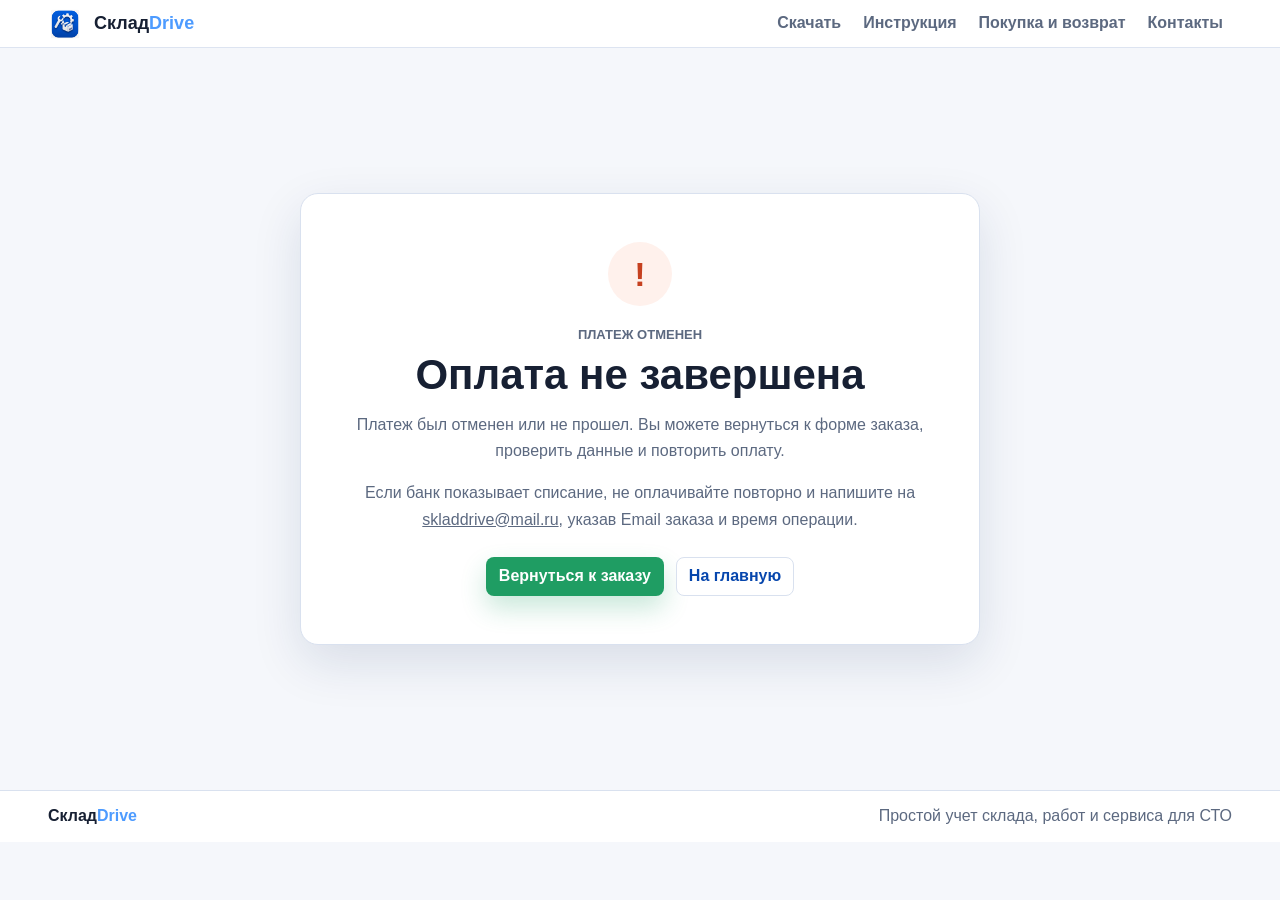
<file: payment-fail.html>
<!DOCTYPE html>
<html lang="ru">
<head>
<meta charset="utf-8"/>
<meta content="width=device-width, initial-scale=1" name="viewport"/>
<title>Оплата не завершена — СкладDrive</title>
<meta content="Оплата лицензии СкладDrive не завершена или отменена." name="description"/>
<meta content="noindex,follow" name="robots"/>
<link href="assets/icon.png" rel="icon"/>
<link href="styles.css" rel="stylesheet"/>
<meta content="#075ee8" name="theme-color"/>
</head>
<body class="payment-result-page">
<header class="site-header">
<a aria-label="СкладDrive" class="brand" href="index.html">
<img alt="" height="44" src="assets/icon.png" width="44"/>
<span class="wordmark"><span>Склад</span><span class="drive">Drive</span></span>
</a>
<button class="menu-toggle" type="button" aria-controls="site-nav" aria-expanded="false">
<span class="menu-toggle-icon" aria-hidden="true"></span>
<span class="menu-toggle-text">Меню</span>
</button>
<nav aria-label="Навигация" class="nav" id="site-nav">
<a href="index.html#downloads">Скачать</a>
<a href="instruction.html">Инструкция</a>
<a href="payment-info.html">Покупка и возврат</a>
<a href="index.html#contacts">Контакты</a>
</nav>
</header>
<main>
<section class="payment-result-card is-failed" aria-labelledby="result-title">
<div class="payment-result-icon" aria-hidden="true">!</div>
<p class="eyebrow">Платеж отменен</p>
<h1 id="result-title">Оплата не завершена</h1>
<p>Платеж был отменен или не прошел. Вы можете вернуться к форме заказа, проверить данные и повторить оплату.</p>
<p>Если банк показывает списание, не оплачивайте повторно и напишите на <a href="mailto:skladdrive@mail.ru">skladdrive@mail.ru</a>, указав Email заказа и время операции.</p>
<div class="payment-result-actions">
<a class="button button-primary" href="payment-info.html#order-form">Вернуться к заказу</a>
<a class="button button-secondary" href="index.html">На главную</a>
</div>
</section>
</main>
<footer class="site-footer">
<span class="wordmark footer-wordmark"><span>Склад</span><span class="drive">Drive</span></span>
<span>Простой учет склада, работ и сервиса для СТО</span>
</footer>
<script defer src="menu.js"></script>
</body>
</html>
</file>
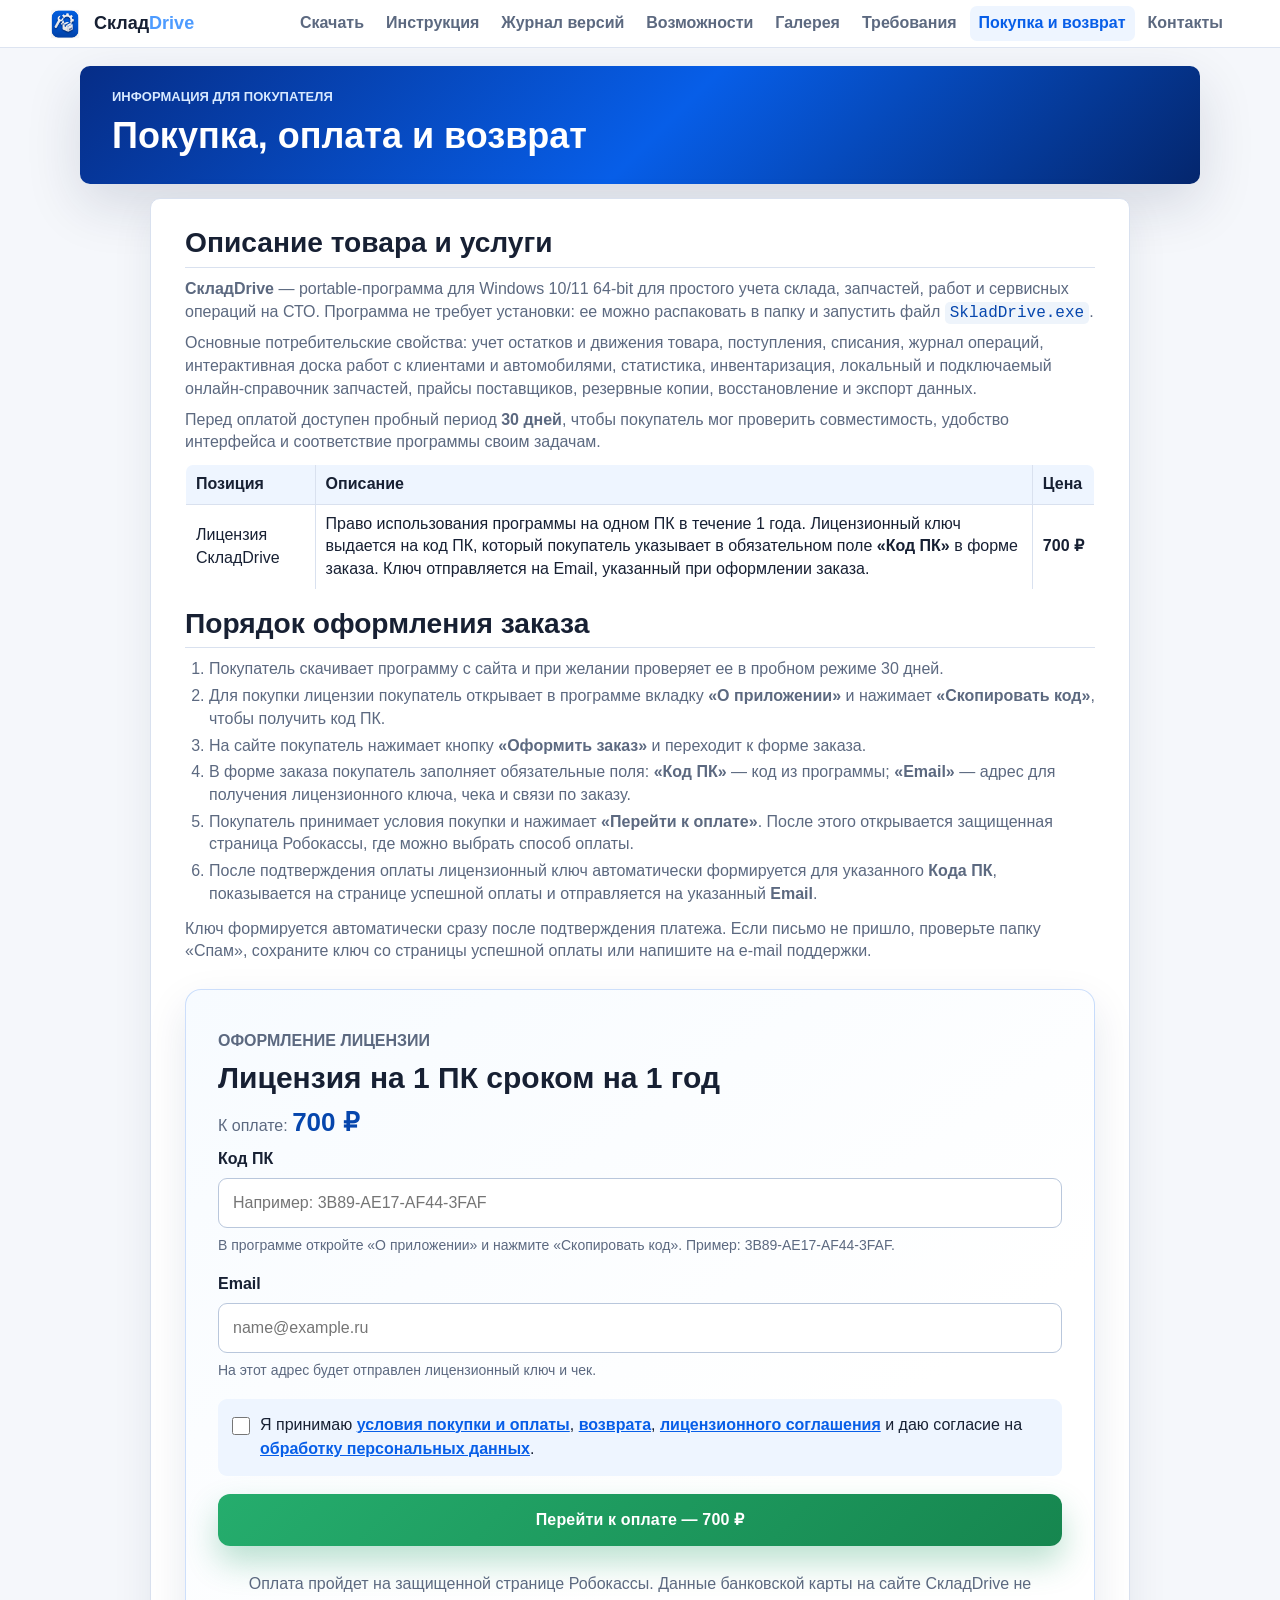
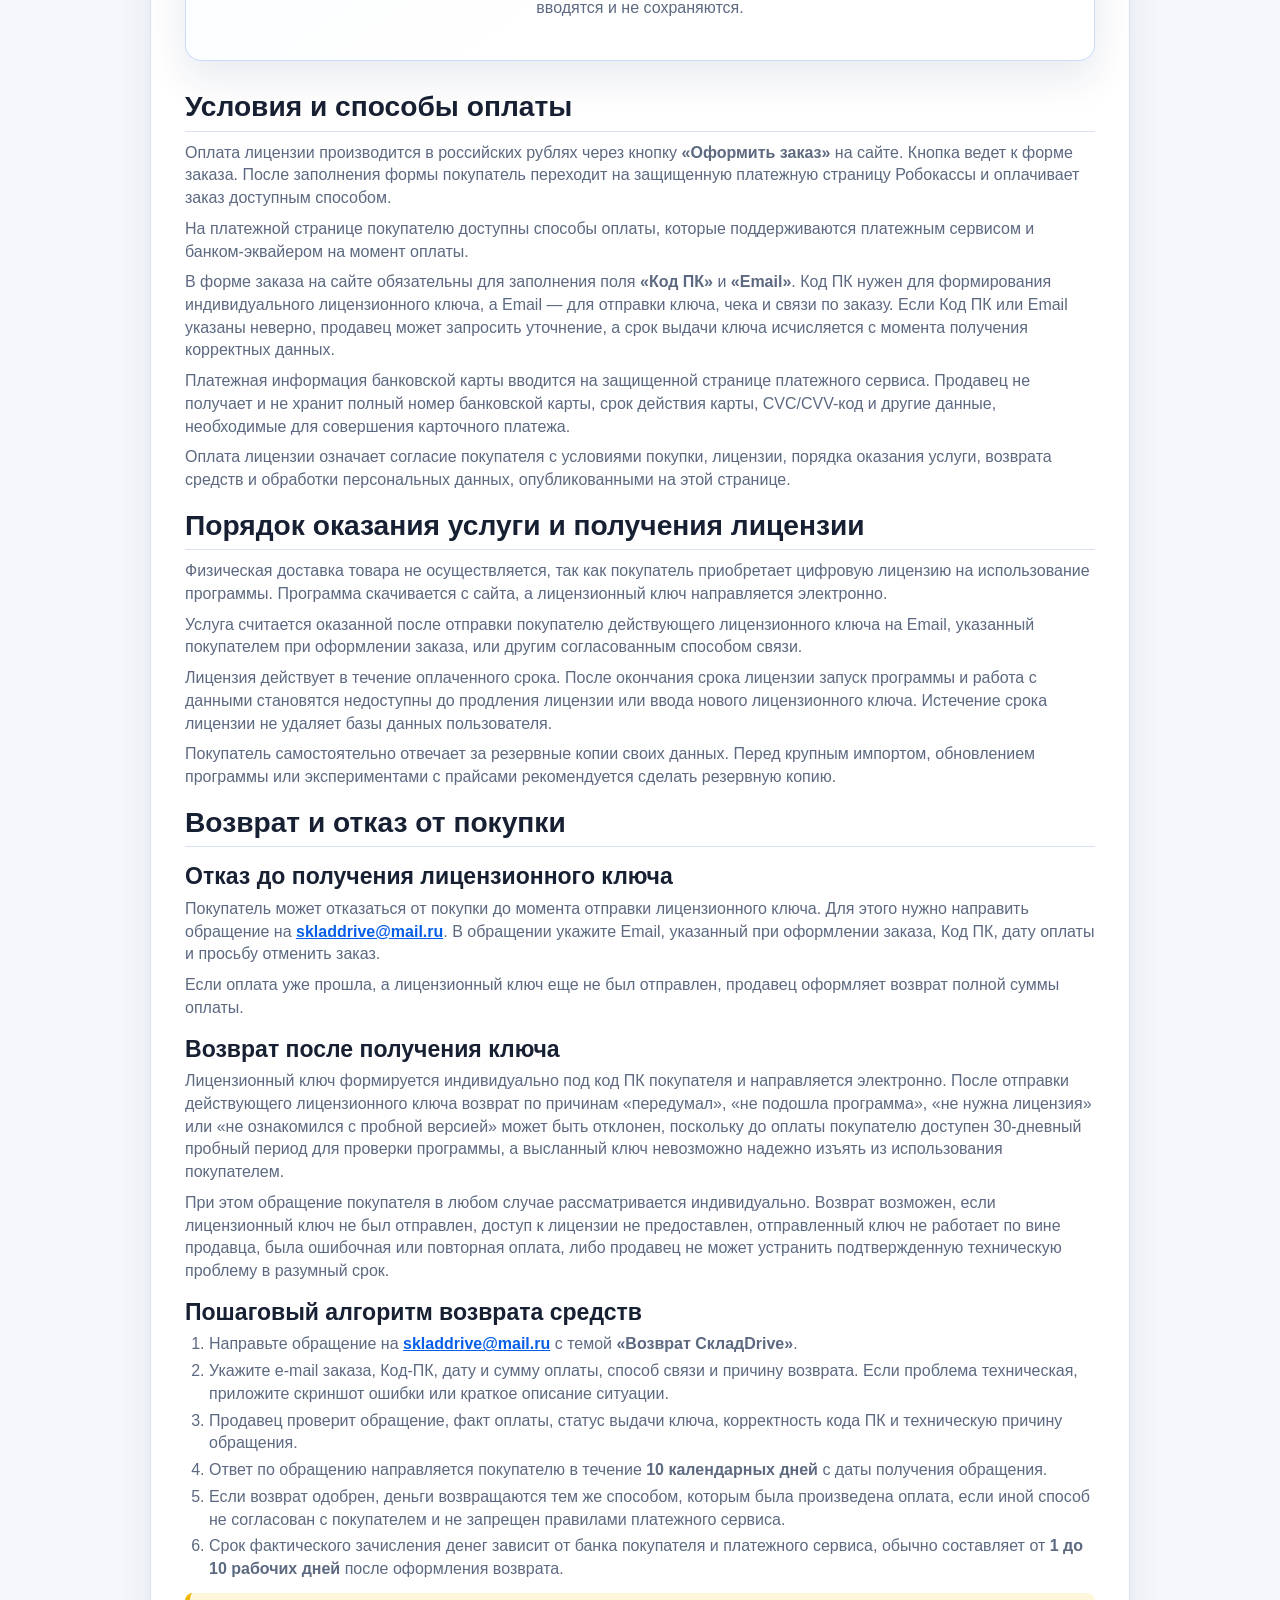
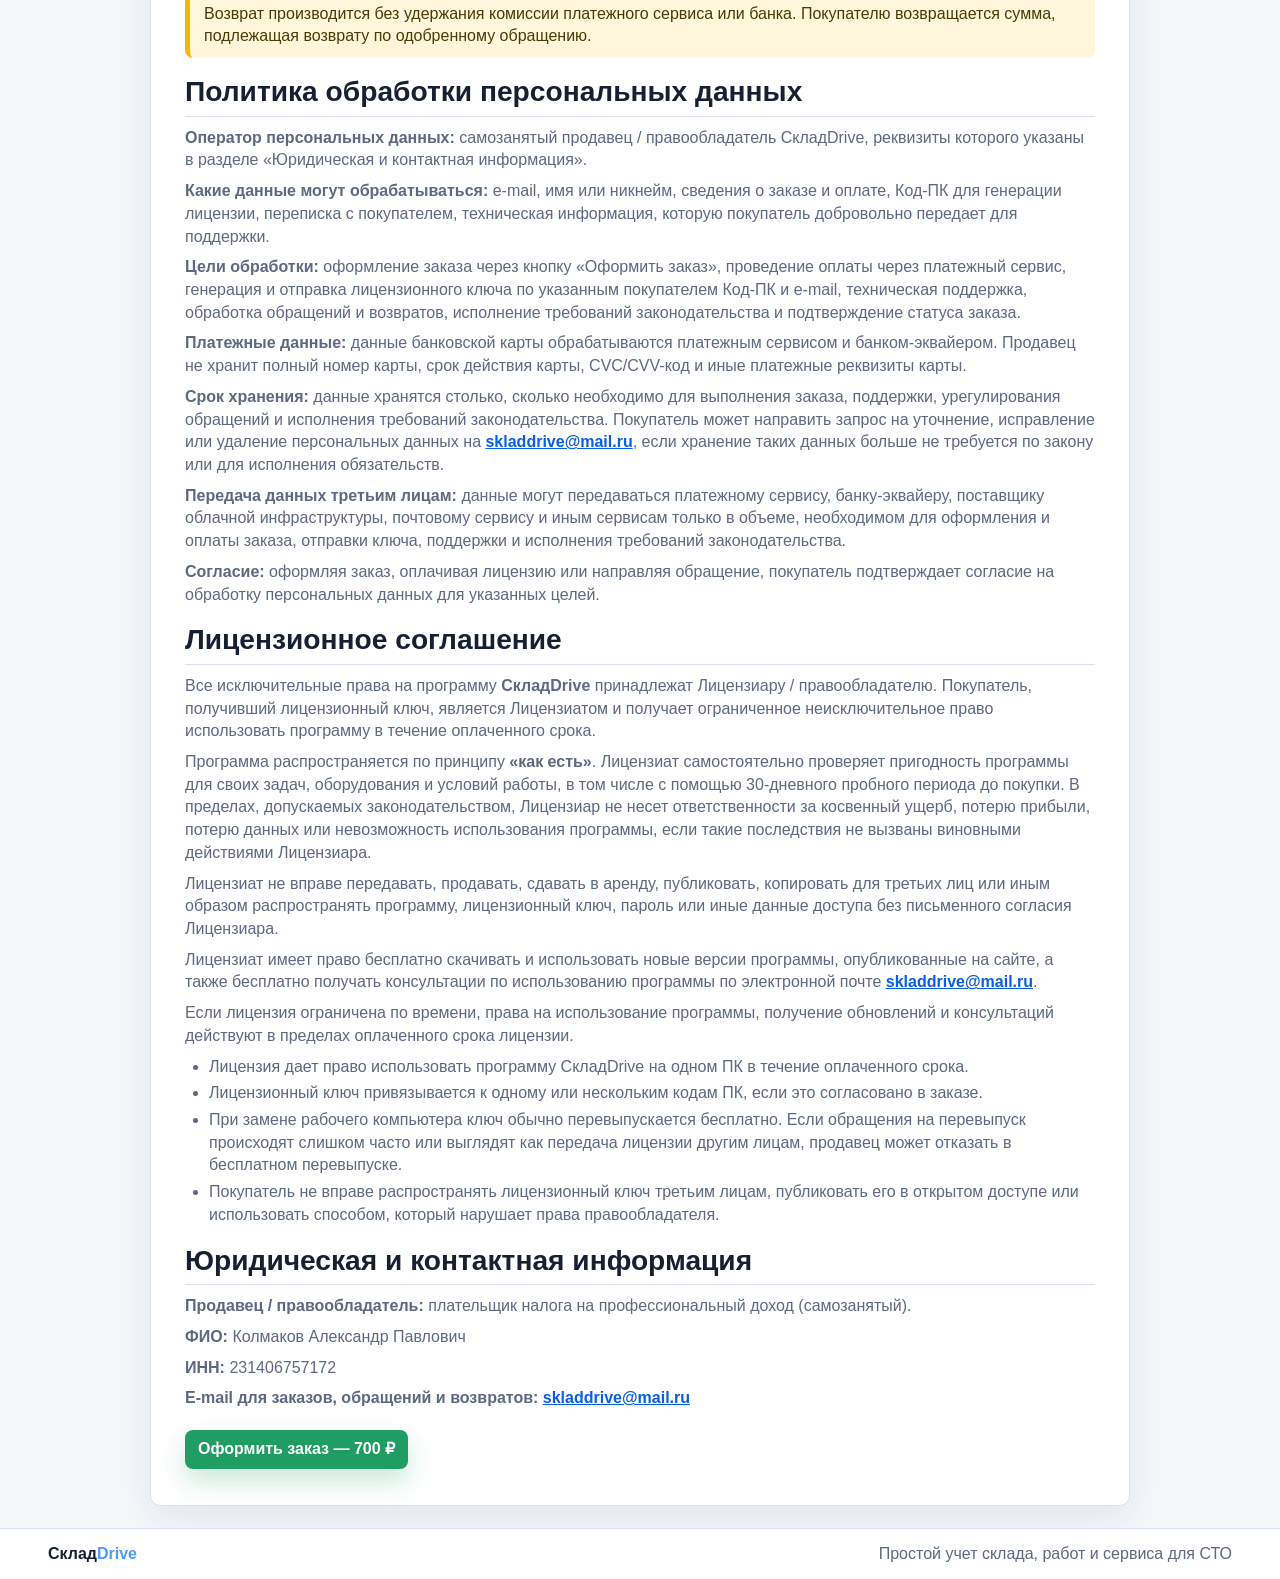
<file: payment-info.html>
<!DOCTYPE html>
<html lang="ru">
<head>
<meta charset="utf-8"/>
<meta content="width=device-width, initial-scale=1" name="viewport"/>
<title>Покупка, оплата, возврат, лицензия и персональные данные — СкладDrive</title>
<meta content="Условия покупки лицензии СкладDrive: описание программы, цена, форма заказа с обязательными полями Код ПК и Email, оплата через Робокассу, получение лицензии, возврат средств, лицензионное соглашение и обработка персональных данных." name="description"/>
<link href="https://skladdrive.github.io/payment-info.html" rel="canonical"/>
<link href="assets/icon.png" rel="icon"/>
<link href="styles.css" rel="stylesheet"/>
<meta content="#075ee8" name="theme-color"/>
<meta content="website" property="og:type"/>
<meta content="Покупка, оплата и возврат — СкладDrive" property="og:title"/>
<meta content="Описание товара, цена, форма заказа, защищенная оплата через Робокассу, получение лицензии, возврат средств, лицензионное соглашение и обработка персональных данных." property="og:description"/>
<meta content="https://skladdrive.github.io/assets/icon.png" property="og:image"/>
<meta content="summary" name="twitter:card"/>
<script type="application/ld+json">
{
  "@context": "https://schema.org",
  "@type": "WebPage",
  "name": "Покупка, оплата, возврат, лицензия и персональные данные — СкладDrive",
  "url": "https://skladdrive.github.io/payment-info.html",
  "about": {
    "@type": "SoftwareApplication",
    "name": "СкладDrive",
    "operatingSystem": "Windows 10/11 64-bit",
    "applicationCategory": "BusinessApplication",
    "offers": {
      "@type": "Offer",
      "price": "700",
      "priceCurrency": "RUB"
    }
  }
}
</script>
</head>
<body class="payment-info-page">
<header class="site-header">
<a aria-label="СкладDrive" class="brand" href="index.html">
<img alt="" height="44" src="assets/icon.png" width="44"/>
<span class="wordmark"><span>Склад</span><span class="drive">Drive</span></span>
</a>
<button class="menu-toggle" type="button" aria-controls="site-nav" aria-expanded="false">
<span class="menu-toggle-icon" aria-hidden="true"></span>
<span class="menu-toggle-text">Меню</span>
</button>
<nav aria-label="Навигация" class="nav" id="site-nav">
<a href="index.html#downloads">Скачать</a>
<a href="instruction.html">Инструкция</a>
<a href="changelog.html">Журнал версий</a>
<a href="index.html#features">Возможности</a>
<a href="index.html#gallery">Галерея</a>
<a href="index.html#requirements">Требования</a>
<a aria-current="page" href="payment-info.html">Покупка и возврат</a>
<a href="index.html#contacts">Контакты</a>
</nav>
</header>
<main>
<section class="doc-hero">
<p class="eyebrow">Информация для покупателя</p>
<h1>Покупка, оплата и возврат</h1>
</section>
<article class="markdown-page legal-page">
<h1>Описание товара и услуги</h1>
<p><strong>СкладDrive</strong> — portable-программа для Windows 10/11 64-bit для простого учета склада, запчастей, работ и сервисных операций на СТО. Программа не требует установки: ее можно распаковать в папку и запустить файл <code>SkladDrive.exe</code>.</p>
<p>Основные потребительские свойства: учет остатков и движения товара, поступления, списания, журнал операций, интерактивная доска работ с клиентами и автомобилями, статистика, инвентаризация, локальный и подключаемый онлайн-справочник запчастей, прайсы поставщиков, резервные копии, восстановление и экспорт данных.</p>
<p>Перед оплатой доступен пробный период <strong>30 дней</strong>, чтобы покупатель мог проверить совместимость, удобство интерфейса и соответствие программы своим задачам.</p>
<table>
<thead>
<tr><th>Позиция</th><th>Описание</th><th>Цена</th></tr>
</thead>
<tbody>
<tr><td>Лицензия СкладDrive</td><td>Право использования программы на одном ПК в течение 1 года. Лицензионный ключ выдается на код ПК, который покупатель указывает в обязательном поле <strong>«Код ПК»</strong> в форме заказа. Ключ отправляется на Email, указанный при оформлении заказа.</td><td><strong>700 ₽</strong></td></tr>
</tbody>
</table>


<h1 id="order">Порядок оформления заказа</h1>
<ol>
<li>Покупатель скачивает программу с сайта и при желании проверяет ее в пробном режиме 30 дней.</li>
<li>Для покупки лицензии покупатель открывает в программе вкладку <strong>«О приложении»</strong> и нажимает <strong>«Скопировать код»</strong>, чтобы получить код ПК.</li>
<li>На сайте покупатель нажимает кнопку <strong>«Оформить заказ»</strong> и переходит к форме заказа.</li>
<li>В форме заказа покупатель заполняет обязательные поля: <strong>«Код ПК»</strong> — код из программы; <strong>«Email»</strong> — адрес для получения лицензионного ключа, чека и связи по заказу.</li>
<li>Покупатель принимает условия покупки и нажимает <strong>«Перейти к оплате»</strong>. После этого открывается защищенная страница Робокассы, где можно выбрать способ оплаты.</li>
<li>После подтверждения оплаты лицензионный ключ автоматически формируется для указанного <strong>Кода ПК</strong>, показывается на странице успешной оплаты и отправляется на указанный <strong>Email</strong>.</li>
</ol>
<p>Ключ формируется автоматически сразу после подтверждения платежа. Если письмо не пришло, проверьте папку «Спам», сохраните ключ со страницы успешной оплаты или напишите на e-mail поддержки.</p>
<section class="checkout-card" id="order-form" aria-labelledby="order-form-title">
<p class="eyebrow">Оформление лицензии</p>
<h2 id="order-form-title">Лицензия на 1 ПК сроком на 1 год</h2>
<p class="checkout-price">К оплате: <strong>700 ₽</strong></p>
<form class="checkout-form" action="https://skladdrive-payment.skladdrive.workers.dev/create-payment" method="post">
<div class="form-field">
<label for="pc-code">Код ПК</label>
<input id="pc-code" name="pc_code" type="text" required minlength="3" maxlength="255" autocomplete="off" placeholder="Например: 3B89-AE17-AF44-3FAF" aria-describedby="pc-code-help"/>
<small id="pc-code-help">В программе откройте «О приложении» и нажмите «Скопировать код». Пример: 3B89-AE17-AF44-3FAF.</small>
</div>
<div class="form-field">
<label for="order-email">Email</label>
<input id="order-email" name="email" type="email" required maxlength="254" autocomplete="email" inputmode="email" placeholder="name@example.ru" aria-describedby="email-help"/>
<small id="email-help">На этот адрес будет отправлен лицензионный ключ и чек.</small>
</div>
<label class="consent-field">
<input name="consent" type="checkbox" required/>
<span>Я принимаю <a href="#payment">условия покупки и оплаты</a>, <a href="#refund">возврата</a>, <a href="#license">лицензионного соглашения</a> и даю согласие на <a href="#personal-data">обработку персональных данных</a>.</span>
</label>
<button class="button order-button checkout-submit" type="submit">Перейти к оплате — 700 ₽</button>
<p class="checkout-security">Оплата пройдет на защищенной странице Робокассы. Данные банковской карты на сайте СкладDrive не вводятся и не сохраняются.</p>
</form>
</section>
<h1 id="payment">Условия и способы оплаты</h1>
<p>Оплата лицензии производится в российских рублях через кнопку <strong>«Оформить заказ»</strong> на сайте. Кнопка ведет к форме заказа. После заполнения формы покупатель переходит на защищенную платежную страницу Робокассы и оплачивает заказ доступным способом.</p>
<p>На платежной странице покупателю доступны способы оплаты, которые поддерживаются платежным сервисом и банком-эквайером на момент оплаты.</p>
<p>В форме заказа на сайте обязательны для заполнения поля <strong>«Код ПК»</strong> и <strong>«Email»</strong>. Код ПК нужен для формирования индивидуального лицензионного ключа, а Email — для отправки ключа, чека и связи по заказу. Если Код ПК или Email указаны неверно, продавец может запросить уточнение, а срок выдачи ключа исчисляется с момента получения корректных данных.</p>
<p>Платежная информация банковской карты вводится на защищенной странице платежного сервиса. Продавец не получает и не хранит полный номер банковской карты, срок действия карты, CVC/CVV-код и другие данные, необходимые для совершения карточного платежа.</p>
<p>Оплата лицензии означает согласие покупателя с условиями покупки, лицензии, порядка оказания услуги, возврата средств и обработки персональных данных, опубликованными на этой странице.</p>

<h1 id="delivery">Порядок оказания услуги и получения лицензии</h1>
<p>Физическая доставка товара не осуществляется, так как покупатель приобретает цифровую лицензию на использование программы. Программа скачивается с сайта, а лицензионный ключ направляется электронно.</p>
<p>Услуга считается оказанной после отправки покупателю действующего лицензионного ключа на Email, указанный покупателем при оформлении заказа, или другим согласованным способом связи.</p>
<p>Лицензия действует в течение оплаченного срока. После окончания срока лицензии запуск программы и работа с данными становятся недоступны до продления лицензии или ввода нового лицензионного ключа. Истечение срока лицензии не удаляет базы данных пользователя.</p>
<p>Покупатель самостоятельно отвечает за резервные копии своих данных. Перед крупным импортом, обновлением программы или экспериментами с прайсами рекомендуется сделать резервную копию.</p>

<h1 id="refund">Возврат и отказ от покупки</h1>
<h2>Отказ до получения лицензионного ключа</h2>
<p>Покупатель может отказаться от покупки до момента отправки лицензионного ключа. Для этого нужно направить обращение на <a href="mailto:skladdrive@mail.ru">skladdrive@mail.ru</a>. В обращении укажите Email, указанный при оформлении заказа, Код ПК, дату оплаты и просьбу отменить заказ.</p>
<p>Если оплата уже прошла, а лицензионный ключ еще не был отправлен, продавец оформляет возврат полной суммы оплаты.</p>
<h2>Возврат после получения ключа</h2>
<p>Лицензионный ключ формируется индивидуально под код ПК покупателя и направляется электронно. После отправки действующего лицензионного ключа возврат по причинам «передумал», «не подошла программа», «не нужна лицензия» или «не ознакомился с пробной версией» может быть отклонен, поскольку до оплаты покупателю доступен 30-дневный пробный период для проверки программы, а высланный ключ невозможно надежно изъять из использования покупателем.</p>
<p>При этом обращение покупателя в любом случае рассматривается индивидуально. Возврат возможен, если лицензионный ключ не был отправлен, доступ к лицензии не предоставлен, отправленный ключ не работает по вине продавца, была ошибочная или повторная оплата, либо продавец не может устранить подтвержденную техническую проблему в разумный срок.</p>
<h2>Пошаговый алгоритм возврата средств</h2>
<ol>
<li>Направьте обращение на <a href="mailto:skladdrive@mail.ru">skladdrive@mail.ru</a> с темой <strong>«Возврат СкладDrive»</strong>.</li>
<li>Укажите e-mail заказа, Код-ПК, дату и сумму оплаты, способ связи и причину возврата. Если проблема техническая, приложите скриншот ошибки или краткое описание ситуации.</li>
<li>Продавец проверит обращение, факт оплаты, статус выдачи ключа, корректность кода ПК и техническую причину обращения.</li>
<li>Ответ по обращению направляется покупателю в течение <strong>10 календарных дней</strong> с даты получения обращения.</li>
<li>Если возврат одобрен, деньги возвращаются тем же способом, которым была произведена оплата, если иной способ не согласован с покупателем и не запрещен правилами платежного сервиса.</li>
<li>Срок фактического зачисления денег зависит от банка покупателя и платежного сервиса, обычно составляет от <strong>1 до 10 рабочих дней</strong> после оформления возврата.</li>
</ol>
<blockquote>Возврат производится без удержания комиссии платежного сервиса или банка. Покупателю возвращается сумма, подлежащая возврату по одобренному обращению.</blockquote>

<h1 id="personal-data">Политика обработки персональных данных</h1>
<p><strong>Оператор персональных данных:</strong> самозанятый продавец / правообладатель СкладDrive, реквизиты которого указаны в разделе «Юридическая и контактная информация».</p>
<p><strong>Какие данные могут обрабатываться:</strong> e-mail, имя или никнейм, сведения о заказе и оплате, Код-ПК для генерации лицензии, переписка с покупателем, техническая информация, которую покупатель добровольно передает для поддержки.</p>
<p><strong>Цели обработки:</strong> оформление заказа через кнопку «Оформить заказ», проведение оплаты через платежный сервис, генерация и отправка лицензионного ключа по указанным покупателем Код-ПК и e-mail, техническая поддержка, обработка обращений и возвратов, исполнение требований законодательства и подтверждение статуса заказа.</p>
<p><strong>Платежные данные:</strong> данные банковской карты обрабатываются платежным сервисом и банком-эквайером. Продавец не хранит полный номер карты, срок действия карты, CVC/CVV-код и иные платежные реквизиты карты.</p>
<p><strong>Срок хранения:</strong> данные хранятся столько, сколько необходимо для выполнения заказа, поддержки, урегулирования обращений и исполнения требований законодательства. Покупатель может направить запрос на уточнение, исправление или удаление персональных данных на <a href="mailto:skladdrive@mail.ru">skladdrive@mail.ru</a>, если хранение таких данных больше не требуется по закону или для исполнения обязательств.</p>
<p><strong>Передача данных третьим лицам:</strong> данные могут передаваться платежному сервису, банку-эквайеру, поставщику облачной инфраструктуры, почтовому сервису и иным сервисам только в объеме, необходимом для оформления и оплаты заказа, отправки ключа, поддержки и исполнения требований законодательства.</p>
<p><strong>Согласие:</strong> оформляя заказ, оплачивая лицензию или направляя обращение, покупатель подтверждает согласие на обработку персональных данных для указанных целей.</p>

<h1 id="license">Лицензионное соглашение</h1>
<p>Все исключительные права на программу <strong>СкладDrive</strong> принадлежат Лицензиару / правообладателю. Покупатель, получивший лицензионный ключ, является Лицензиатом и получает ограниченное неисключительное право использовать программу в течение оплаченного срока.</p>
<p>Программа распространяется по принципу <strong>«как есть»</strong>. Лицензиат самостоятельно проверяет пригодность программы для своих задач, оборудования и условий работы, в том числе с помощью 30-дневного пробного периода до покупки. В пределах, допускаемых законодательством, Лицензиар не несет ответственности за косвенный ущерб, потерю прибыли, потерю данных или невозможность использования программы, если такие последствия не вызваны виновными действиями Лицензиара.</p>
<p>Лицензиат не вправе передавать, продавать, сдавать в аренду, публиковать, копировать для третьих лиц или иным образом распространять программу, лицензионный ключ, пароль или иные данные доступа без письменного согласия Лицензиара.</p>
<p>Лицензиат имеет право бесплатно скачивать и использовать новые версии программы, опубликованные на сайте, а также бесплатно получать консультации по использованию программы по электронной почте <a href="mailto:skladdrive@mail.ru">skladdrive@mail.ru</a>.</p>
<p>Если лицензия ограничена по времени, права на использование программы, получение обновлений и консультаций действуют в пределах оплаченного срока лицензии.</p>
<ul>
<li>Лицензия дает право использовать программу СкладDrive на одном ПК в течение оплаченного срока.</li>
<li>Лицензионный ключ привязывается к одному или нескольким кодам ПК, если это согласовано в заказе.</li>
<li>При замене рабочего компьютера ключ обычно перевыпускается бесплатно. Если обращения на перевыпуск происходят слишком часто или выглядят как передача лицензии другим лицам, продавец может отказать в бесплатном перевыпуске.</li>
<li>Покупатель не вправе распространять лицензионный ключ третьим лицам, публиковать его в открытом доступе или использовать способом, который нарушает права правообладателя.</li>
</ul>

<h1 id="contacts">Юридическая и контактная информация</h1>
<p><strong>Продавец / правообладатель:</strong> плательщик налога на профессиональный доход (самозанятый).</p>
<p><strong>ФИО:</strong> Колмаков Александр Павлович</p>
<p><strong>ИНН:</strong> 231406757172</p>
<p><strong>E-mail для заказов, обращений и возвратов:</strong> <a href="mailto:skladdrive@mail.ru">skladdrive@mail.ru</a></p>

<p><a class="button button-primary legal-cta" href="#order-form">Оформить заказ — 700 ₽</a></p>
</article>
</main>
<footer class="site-footer">
<span class="wordmark footer-wordmark"><span>Склад</span><span class="drive">Drive</span></span>
<span>Простой учет склада, работ и сервиса для СТО</span>
</footer>
<script defer src="menu.js"></script>
<script defer src="update.js"></script>
</body>
</html>
</file>
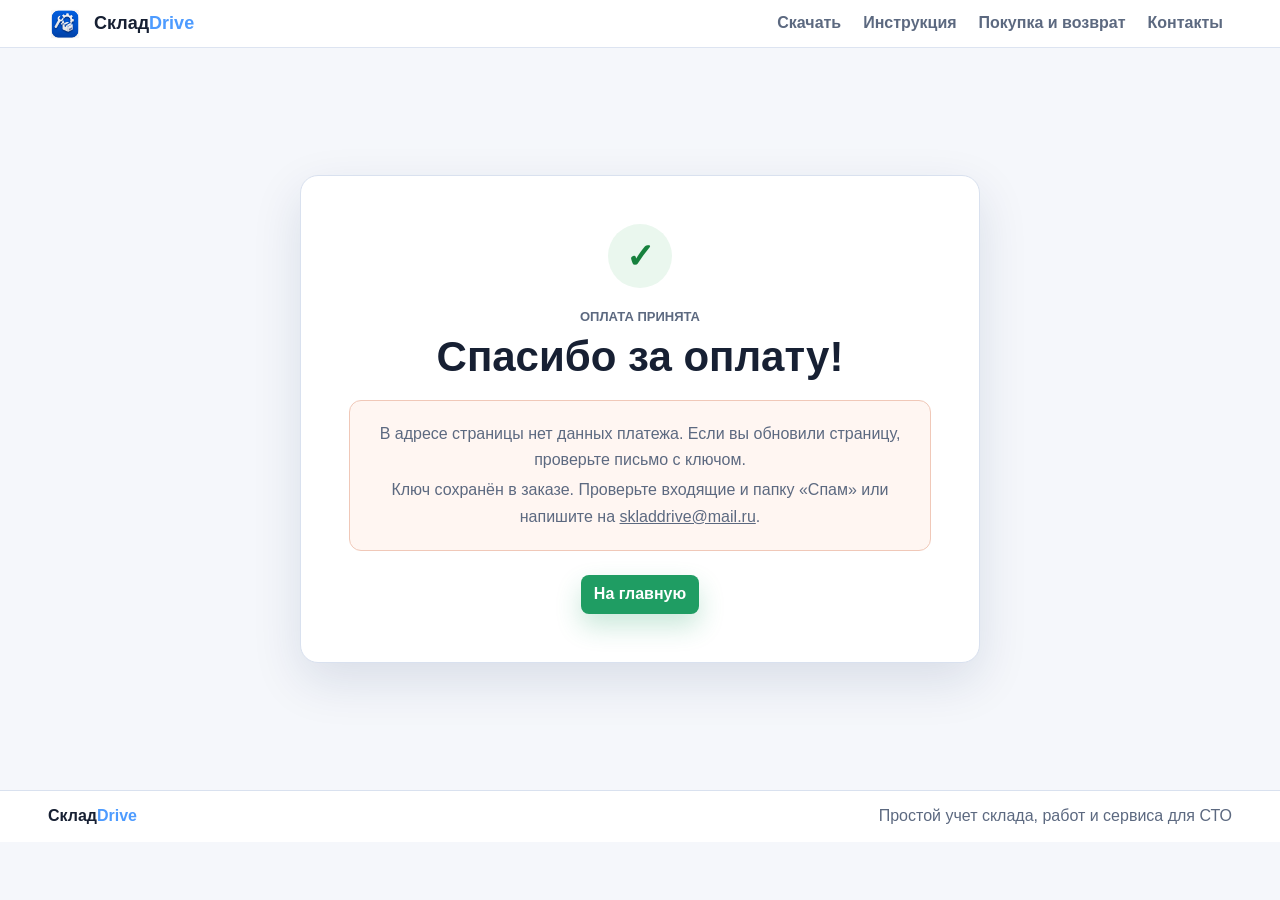
<file: payment-success.html>
<!DOCTYPE html>
<html lang="ru">
<head>
<meta charset="utf-8"/>
<meta content="width=device-width, initial-scale=1" name="viewport"/>
<title>Спасибо за оплату — СкладDrive</title>
<meta content="Подтверждение оплаты лицензии СкладDrive." name="description"/>
<meta content="noindex,follow" name="robots"/>
<meta name="referrer" content="no-referrer"/>
<link href="assets/icon.png" rel="icon"/>
<link href="styles.css" rel="stylesheet"/>
<meta content="#075ee8" name="theme-color"/>
</head>
<body class="payment-result-page">
<header class="site-header">
<a aria-label="СкладDrive" class="brand" href="index.html">
<img alt="" height="44" src="assets/icon.png" width="44"/>
<span class="wordmark"><span>Склад</span><span class="drive">Drive</span></span>
</a>
<button class="menu-toggle" type="button" aria-controls="site-nav" aria-expanded="false">
<span class="menu-toggle-icon" aria-hidden="true"></span>
<span class="menu-toggle-text">Меню</span>
</button>
<nav aria-label="Навигация" class="nav" id="site-nav">
<a href="index.html#downloads">Скачать</a>
<a href="instruction.html">Инструкция</a>
<a href="payment-info.html">Покупка и возврат</a>
<a href="index.html#contacts">Контакты</a>
</nav>
</header>
<main>
<section class="payment-result-card" aria-labelledby="result-title">
<div class="payment-result-icon" aria-hidden="true">✓</div>
<p class="eyebrow">Оплата принята</p>
<h1 id="result-title">Спасибо за оплату!</h1>
<p id="license-status" class="license-status" role="status">Подтверждаем платёж и готовим лицензионный ключ…</p>
<div id="license-result" class="license-result" hidden>
<dl class="license-details">
<div><dt>Номер заказа</dt><dd id="license-order"></dd></div>
<div><dt>Действует до</dt><dd id="license-expires"></dd></div>
</dl>
<label for="license-key"><strong>Лицензионный ключ</strong></label>
<textarea id="license-key" class="license-key" readonly rows="8" spellcheck="false" aria-describedby="license-hint"></textarea>
<p id="license-hint" class="license-hint">Скопируйте ключ целиком и вставьте его в программе во вкладке активации. Ключ также отправлен на указанный Email.</p>
<button id="copy-license" class="button button-primary" type="button">Скопировать ключ</button>
</div>
<div id="license-error" class="license-error" hidden>
<p id="license-error-text">Не удалось показать ключ на странице.</p>
<p>Ключ сохранён в заказе. Проверьте входящие и папку «Спам» или напишите на <a href="mailto:skladdrive@mail.ru">skladdrive@mail.ru</a>.</p>
</div>
<div class="payment-result-actions">
<a class="button button-primary" href="index.html">На главную</a>
</div>
</section>
</main>
<footer class="site-footer">
<span class="wordmark footer-wordmark"><span>Склад</span><span class="drive">Drive</span></span>
<span>Простой учет склада, работ и сервиса для СТО</span>
</footer>
<script defer src="menu.js"></script>
<script>
(() => {
  const workerUrl =
    "https://skladdrive-payment.skladdrive.workers.dev/license";

  const params = new URLSearchParams(window.location.search);
  const getParam = (name) => {
    for (const [key, value] of params.entries()) {
      if (key.toLowerCase() === name.toLowerCase()) {
        return value;
      }
    }
    return "";
  };

  const payment = {
    OutSum: getParam("OutSum"),
    InvId: getParam("InvId"),
    SignatureValue: getParam("SignatureValue"),
  };

  const status = document.getElementById("license-status");
  const result = document.getElementById("license-result");
  const errorBox = document.getElementById("license-error");
  const errorText = document.getElementById("license-error-text");
  const keyField = document.getElementById("license-key");
  const copyButton = document.getElementById("copy-license");

  history.replaceState(
    {},
    document.title,
    window.location.pathname,
  );

  const showError = (message) => {
    status.hidden = true;
    result.hidden = true;
    errorText.textContent = message;
    errorBox.hidden = false;
  };

  const wait = (milliseconds) =>
    new Promise((resolve) => setTimeout(resolve, milliseconds));

  const loadLicense = async () => {
    if (
      !payment.OutSum ||
      !payment.InvId ||
      !payment.SignatureValue
    ) {
      showError(
        "В адресе страницы нет данных платежа. Если вы обновили страницу, проверьте письмо с ключом.",
      );
      return;
    }

    for (let attempt = 0; attempt < 20; attempt += 1) {
      let response;
      let data;

      try {
        response = await fetch(workerUrl, {
          method: "POST",
          headers: {
            "Content-Type":
              "application/x-www-form-urlencoded;charset=UTF-8",
          },
          body: new URLSearchParams(payment),
          referrerPolicy: "no-referrer",
        });

        data = await response.json();
      } catch {
        if (attempt < 2) {
          status.textContent =
            "Связываемся с сервером выдачи ключей…";
          await wait(1500);
          continue;
        }

        showError(
          "Не удалось связаться с сервером выдачи ключей. Ключ будет отправлен на Email.",
        );
        return;
      }

      if (response.ok && data.ok) {
        document.getElementById("license-order").textContent =
          `№${data.orderId}`;
        document.getElementById("license-expires").textContent =
          data.expiresAt || "Бессрочно";
        keyField.value = data.licenseKey;
        status.hidden = true;
        errorBox.hidden = true;
        result.hidden = false;
        return;
      }

      if (response.status === 202 && data.pending) {
        status.textContent =
          data.message || "Платёж подтверждается…";
        await wait(1500);
        continue;
      }

      showError(
        data.error || "Не удалось показать ключ на странице.",
      );
      return;
    }

    showError(
      "Подтверждение заняло больше обычного. Ключ будет отправлен на Email после подтверждения платежа.",
    );
  };

  copyButton.addEventListener("click", async () => {
    try {
      await navigator.clipboard.writeText(keyField.value);
    } catch {
      keyField.focus();
      keyField.select();
      document.execCommand("copy");
    }

    copyButton.textContent = "Скопировано";
    setTimeout(() => {
      copyButton.textContent = "Скопировать ключ";
    }, 1800);
  });

  loadLicense();
})();
</script>
</body>
</html>
</file>
<file: styles.css>
:root {
  --bg: #f5f7fb;
  --panel: #ffffff;
  --ink: #172033;
  --muted: #5c6980;
  --line: #d9e1ef;
  --blue: #075ee8;
  --blue-dark: #0646ad;
  --cyan: #11a5ff;
  --green: #1f9d63;
  --yellow: #f2b705;
  --shadow: 0 20px 55px rgba(20, 36, 70, 0.14);
  --soft-blue: #eaf3ff;
  --soft-green: #eaf8f1;
  --soft-yellow: #fff7db;
}

* {
  box-sizing: border-box;
}

html {
  scroll-behavior: smooth;
}

body {
  margin: 0;
  color: var(--ink);
  background: var(--bg);
  font-family: "Segoe UI", Arial, sans-serif;
  line-height: 1.42;
}

a {
  color: inherit;
}

.site-header {
  position: sticky;
  top: 0;
  z-index: 10;
  display: flex;
  align-items: center;
  justify-content: space-between;
  gap: 24px;
  min-height: 48px;
  padding: 5px clamp(16px, 4vw, 48px);
  border-bottom: 1px solid rgba(217, 225, 239, 0.88);
  background: rgba(255, 255, 255, 0.92);
  backdrop-filter: blur(14px);
}

.brand {
  display: inline-flex;
  align-items: center;
  gap: 12px;
  color: var(--ink);
  font-size: 18px;
  font-weight: 800;
  text-decoration: none;
  white-space: nowrap;
}

.brand img {
  width: 34px;
  height: 34px;
  border-radius: 10px;
}

.wordmark {
  display: inline-flex;
  align-items: baseline;
  color: inherit;
  font-weight: 900;
  letter-spacing: 0;
}

.wordmark .drive {
  color: #b7ddff;
  font-weight: 900;
  text-shadow: 0 1px 8px rgba(183, 221, 255, 0.22);
}

.brand .wordmark .drive,
.footer-wordmark .drive {
  color: #b7ddff;
  background: none;
  -webkit-text-fill-color: currentColor;
}

.nav {
  display: flex;
  align-items: center;
  justify-content: flex-end;
  gap: 4px;
  flex-wrap: wrap;
}

.nav a {
  padding: 6px 9px;
  border-radius: 7px;
  color: var(--muted);
  font-weight: 650;
  text-decoration: none;
}

.nav a:hover,
.nav a:focus-visible {
  color: var(--blue);
  background: #eef5ff;
}

.hero {
  position: relative;
  min-height: 0;
  display: grid;
  grid-template-columns: minmax(300px, 0.68fr) minmax(360px, 0.92fr);
  gap: clamp(16px, 2.2vw, 32px);
  align-items: center;
  overflow: hidden;
  padding: clamp(10px, 1.2vw, 16px) clamp(18px, 5vw, 86px);
  background:
    radial-gradient(circle at 88% 20%, rgba(17, 165, 255, 0.22), transparent 32%),
    linear-gradient(135deg, #062d87 0%, #075ee8 48%, #04266d 100%);
}

.hero::before {
  content: "";
  position: absolute;
  inset: auto -12% -26% 38%;
  height: 52%;
  background: rgba(255, 255, 255, 0.08);
  transform: skewY(-8deg);
}

.hero-media {
  position: relative;
  z-index: 1;
  justify-self: end;
  width: 100%;
  max-width: 760px;
  border: 1px solid rgba(255, 255, 255, 0.28);
  border-radius: 8px;
  box-shadow: 0 18px 46px rgba(0, 20, 72, 0.3);
  overflow: hidden;
  background: #075ee8;
}

.hero-bg {
  display: block;
  width: 100%;
  aspect-ratio: 1920 / 1128;
  height: auto;
  object-fit: contain;
}

.hero-content {
  position: relative;
  z-index: 1;
  width: 100%;
  max-width: 460px;
  color: #ffffff;
}

.eyebrow {
  margin: 0 0 8px;
  color: var(--blue);
  font-size: 13px;
  font-weight: 800;
  letter-spacing: 0;
  text-transform: uppercase;
}

.hero .eyebrow {
  color: #b7ddff;
}

h1,
h2,
h3,
p {
  overflow-wrap: anywhere;
}

h1 {
  margin: 0 0 8px;
  font-size: clamp(25px, 1.9vw, 34px);
  line-height: 1;
}

.hero-wordmark {
  text-shadow: 0 6px 18px rgba(0, 20, 72, 0.18);
}

h2 {
  margin: 0 0 8px;
  font-size: clamp(24px, 2.25vw, 32px);
  line-height: 1.12;
}

h3 {
  margin: 0 0 6px;
  font-size: 18px;
  line-height: 1.2;
}

.lead {
  max-width: 450px;
  margin: 0 0 10px;
  color: rgba(255, 255, 255, 0.9);
  font-size: clamp(14px, 0.95vw, 16px);
}

.hero-actions,
.contact-actions {
  display: flex;
  flex-wrap: wrap;
  gap: 12px;
}

.button {
  display: inline-flex;
  align-items: center;
  justify-content: center;
  min-height: 34px;
  padding: 7px 12px;
  border: 1px solid transparent;
  border-radius: 8px;
  font-weight: 800;
  text-decoration: none;
}

.button-primary {
  color: #ffffff;
  background: var(--green);
  box-shadow: 0 12px 26px rgba(31, 157, 99, 0.24);
}

.button-primary:hover,
.button-primary:focus-visible {
  background: #177f50;
}

.button-secondary {
  color: #ffffff;
  border-color: rgba(255, 255, 255, 0.42);
  background: rgba(255, 255, 255, 0.1);
}

.button-secondary:hover,
.button-secondary:focus-visible {
  background: rgba(255, 255, 255, 0.2);
}

.notice {
  width: min(1120px, calc(100% - 36px));
  margin: 10px auto 14px;
  position: relative;
  z-index: 2;
}

.notice > div {
  padding: clamp(12px, 1.4vw, 16px);
  border-left: 7px solid var(--yellow);
  border-radius: 8px;
  background: var(--panel);
  box-shadow: var(--shadow);
}

.notice h2 {
  font-size: clamp(22px, 2vw, 28px);
}

.notice p,
.section p {
  color: var(--muted);
}

.section {
  width: min(1120px, calc(100% - 36px));
  margin: 14px auto;
}

.features {
  width: 100%;
  margin: 16px 0;
  padding: 16px max(18px, calc((100% - 1120px) / 2)) 18px;
  background:
    linear-gradient(135deg, rgba(7, 94, 232, 0.08), rgba(31, 157, 99, 0.08)),
    #eef4fb;
}

.features .section-heading,
.features .feature-grid {
  width: min(1120px, 100%);
}

.features + .news {
  margin-top: 20px;
}

.news {
  margin-bottom: 20px;
}

.news + .contacts {
  margin-top: 18px;
}

.intro,
.contacts {
  display: grid;
  grid-template-columns: minmax(0, 1.3fr) minmax(280px, 0.7fr);
  gap: 16px;
  align-items: center;
}

.quick-card {
  position: relative;
  overflow: hidden;
  padding: clamp(18px, 2.2vw, 28px);
  border: 1px solid rgba(31, 157, 99, 0.24);
  border-radius: 14px;
  background:
    radial-gradient(circle at 100% 0%, rgba(17, 165, 255, 0.14), transparent 34%),
    linear-gradient(135deg, #f1fff8 0%, #f7fbff 100%);
  box-shadow: 0 20px 48px rgba(20, 36, 70, 0.14);
}

.quick-card::before {
  content: "";
  position: absolute;
  inset: 0 auto 0 0;
  width: 6px;
  background: linear-gradient(180deg, var(--green), var(--blue));
}

.quick-card img {
  width: 62px;
  height: 62px;
  border-radius: 18px;
  margin-bottom: 16px;
  box-shadow: 0 10px 22px rgba(7, 94, 232, 0.22);
}

.quick-card h3 {
  margin-bottom: 12px;
  color: var(--ink);
  font-size: clamp(20px, 1.5vw, 28px);
  line-height: 1.15;
  white-space: nowrap;
}

.quick-card h3 span {
  color: var(--green);
  white-space: nowrap;
}

.license-price {
  margin: 0 0 18px;
  color: #5f6f8c;
  font-size: clamp(20px, 1.7vw, 30px);
  font-weight: 800;
  line-height: 1.15;
  white-space: nowrap;
}

.license-price strong {
  color: var(--green);
  font-size: 1em;
  white-space: nowrap;
}

.order-button {
  width: 100%;
  min-height: 56px;
  padding: 14px 18px;
  border: 0;
  border-radius: 12px;
  color: #ffffff;
  background: linear-gradient(135deg, #25ad6d, #16864f);
  box-shadow: 0 16px 32px rgba(31, 157, 99, 0.3);
  font-size: clamp(18px, 1.35vw, 22px);
  letter-spacing: 0.01em;
}

.order-button:hover,
.order-button:focus-visible {
  background: linear-gradient(135deg, #1d985e, #126f43);
  transform: translateY(-1px);
}

.order-note {
  margin: 14px 0 0;
  color: var(--muted);
  font-size: clamp(14px, 1vw, 16px);
  line-height: 1.45;
}

.order-note strong {
  color: var(--ink);
}

.section-heading {
  max-width: 760px;
  margin-bottom: 6px;
}

.download-grid,
.feature-grid,
.news-list,
.requirements-grid,
.requirements-notes,
.steps-list {
  display: grid;
  gap: 8px;
}

.download-grid {
  grid-template-columns: repeat(3, minmax(0, 1fr));
}

.download-grid-two {
  grid-template-columns: repeat(2, minmax(0, 1fr));
  max-width: 1120px;
  margin-inline: auto;
}

.download-card,
.steps-list article,
.news-list article {
  padding: 9px 10px;
  border: 1px solid var(--line);
  border-radius: 8px;
  background: var(--panel);
}

.file-type {
  display: inline-flex;
  align-items: center;
  justify-content: center;
  min-width: 54px;
  height: 28px;
  margin-bottom: 6px;
  border-radius: 6px;
  color: #ffffff;
  background: var(--blue);
  font-weight: 900;
}

.button-download {
  width: 100%;
  margin-top: 6px;
  color: var(--blue-dark);
  border-color: #b9cef3;
  background: #eef5ff;
}

.button-download:hover,
.button-download:focus-visible {
  border-color: var(--blue);
  background: #dcecff;
}

.download-action {
  color: #167a4d;
  border-color: #9bd6b8;
  background: #eefaf4;
}

.download-action:hover,
.download-action:focus-visible {
  color: #0e613b;
  border-color: var(--green);
  background: #dff5e9;
}

.download-action-soon {
  color: #218457;
  border-style: dashed;
}

.download-buttons {
  display: grid;
  gap: 8px;
  margin-top: auto;
}

.download-buttons .button-download {
  margin-top: 0 !important;
}

.download-mirror {
  color: #52627a;
  border-color: #c8d2e3;
  background: #f7f9fc;
}

.download-mirror:hover,
.download-mirror:focus-visible {
  color: var(--blue-dark);
  border-color: #9eb5d8;
  background: #edf3fb;
}

.trial-internet-note {
  margin-top: 14px !important;
  padding-top: 14px;
  border-top: 1px solid rgba(31, 157, 99, 0.3);
  color: #11623e;
}

.steps-list {
  grid-template-columns: repeat(4, minmax(0, 1fr));
}

.requirements {
  margin-top: 14px;
  margin-bottom: 14px;
}

.requirements-grid {
  grid-template-columns: repeat(2, minmax(0, 1fr));
}

.requirement-card,
.requirements-notes article {
  padding: 9px 10px;
  border: 1px solid rgba(7, 94, 232, 0.14);
  border-radius: 8px;
  background: #ffffff;
  box-shadow: 0 8px 20px rgba(20, 36, 70, 0.05);
}

.requirement-card {
  border-left: 5px solid var(--blue);
}

.requirement-card-strong {
  border-left-color: var(--green);
  background: var(--soft-green);
}

.requirement-card h3,
.requirements-notes h3 {
  font-size: 17px;
}

.requirement-card ul {
  margin: 0;
  padding-left: 18px;
  color: var(--muted);
}

.requirement-card li + li {
  margin-top: 4px;
}

.requirements-notes {
  grid-template-columns: repeat(3, minmax(0, 1fr));
  margin-top: 6px;
}

.requirements-notes article:nth-child(1) {
  background: var(--soft-blue);
}

.requirements-notes article:nth-child(2) {
  background: var(--soft-yellow);
}

.requirements-notes article:nth-child(3) {
  background: #ffffff;
}

.requirements-notes p {
  margin-bottom: 0;
}

.steps-list span {
  display: inline-flex;
  align-items: center;
  justify-content: center;
  width: 28px;
  height: 28px;
  margin-bottom: 6px;
  border-radius: 50%;
  color: #ffffff;
  background: var(--blue);
  font-weight: 900;
}

.feature-grid {
  grid-template-columns: repeat(3, minmax(0, 1fr));
}

.feature-grid div {
  position: relative;
  min-height: 44px;
  display: flex;
  align-items: center;
  padding: 9px 12px 9px 16px;
  border: 1px solid rgba(7, 94, 232, 0.13);
  border-radius: 8px;
  background: var(--panel);
  color: #263349;
  font-weight: 700;
  box-shadow: 0 8px 20px rgba(20, 36, 70, 0.05);
}

.feature-grid div::before {
  content: "";
  position: absolute;
  inset: 10px auto 10px 0;
  width: 4px;
  border-radius: 0 4px 4px 0;
  background: var(--blue);
}

.feature-grid div:nth-child(3n + 2) {
  background: var(--soft-green);
}

.feature-grid div:nth-child(3n + 2)::before {
  background: var(--green);
}

.feature-grid div:nth-child(3n) {
  background: var(--soft-yellow);
}

.feature-grid div:nth-child(3n)::before {
  background: var(--yellow);
}

.news-list {
  grid-template-columns: repeat(3, minmax(0, 1fr));
}

.news-list time {
  display: inline-block;
  margin-bottom: 12px;
  color: var(--blue);
  font-weight: 900;
}

.contacts {
  padding: clamp(16px, 2.2vw, 24px);
  border-radius: 8px;
  color: #ffffff;
  background: linear-gradient(135deg, #0c59d3, #07307d 70%);
}

.contacts .eyebrow,
.contacts p {
  color: #d7e9ff;
}

.contacts .button-secondary {
  border-color: rgba(255, 255, 255, 0.55);
}

.site-footer {
  display: flex;
  justify-content: space-between;
  gap: 12px;
  flex-wrap: wrap;
  padding: 14px clamp(18px, 4vw, 48px);
  color: var(--muted);
  border-top: 1px solid var(--line);
  background: #ffffff;
}

.site-footer span:first-child {
  color: var(--ink);
  font-weight: 900;
}

@media (max-width: 900px) {
  .site-header {
    align-items: flex-start;
    flex-direction: column;
  }

  .nav {
    justify-content: flex-start;
  }

  .hero {
    min-height: auto;
    grid-template-columns: 1fr;
    padding-top: 12px;
    padding-bottom: 18px;
  }

  .hero-media {
    justify-self: stretch;
    order: -1;
  }

  .hero-content {
    max-width: 620px;
  }

  .intro,
  .contacts,
  .download-grid,
  .requirements-grid,
  .requirements-notes,
  .steps-list,
  .feature-grid,
  .news-list {
    grid-template-columns: 1fr;
  }

  .gallery-stage {
    min-height: 220px;
  }
}

@media (max-width: 560px) {
  .site-header {
    position: static;
  }

  .nav a {
    padding: 8px 9px;
    font-size: 14px;
  }

  .hero {
    padding-top: 10px;
    padding-bottom: 16px;
  }

  .hero-media {
    width: calc(100% + 18px);
    margin-left: -9px;
  }

  h1 {
    font-size: 28px;
  }

  .button {
    width: 100%;
  }

  .gallery-stage {
    min-height: 180px;
    padding: 6px;
  }

  .gallery-arrow {
    width: 38px;
    height: 48px;
    font-size: 32px;
  }

  .gallery-prev {
    left: 12px;
  }

  .gallery-next {
    right: 12px;
  }

  .gallery-info {
    align-items: flex-start;
    flex-direction: column;
    gap: 6px;
  }

  .notice {
    margin-top: 14px;
  }
}


.text-link {
  display: inline-block;
  margin-top: 6px;
  color: var(--blue);
  font-weight: 800;
  text-decoration: none;
}

.text-link:hover,
.text-link:focus-visible {
  text-decoration: underline;
}

.doc-hero {
  width: min(1120px, calc(100% - 36px));
  margin: 22px auto 0;
  padding: clamp(18px, 3vw, 34px);
  border-radius: 10px;
  color: #ffffff;
  background: linear-gradient(135deg, #062d87 0%, #075ee8 52%, #04266d 100%);
  box-shadow: var(--shadow);
}

.doc-hero .eyebrow,
.doc-hero p {
  color: #d7e9ff;
}

.doc-hero h1 {
  margin-bottom: 10px;
  font-size: clamp(30px, 4vw, 48px);
}

.markdown-page {
  width: min(920px, calc(100% - 36px));
  margin: 18px auto 28px;
  padding: clamp(18px, 3vw, 34px);
  border: 1px solid var(--line);
  border-radius: 10px;
  background: #ffffff;
  box-shadow: 0 12px 34px rgba(20, 36, 70, 0.08);
}

.markdown-page h1 {
  margin-top: 24px;
  margin-bottom: 12px;
  padding-bottom: 8px;
  border-bottom: 1px solid var(--line);
  font-size: clamp(25px, 3vw, 36px);
}

.markdown-page h1:first-child {
  margin-top: 0;
}

.markdown-page h2 {
  margin-top: 22px;
  font-size: clamp(21px, 2.3vw, 28px);
}

.markdown-page p,
.markdown-page li {
  color: var(--muted);
  font-size: 16px;
}

.markdown-page ul,
.markdown-page ol {
  padding-left: 24px;
}

.markdown-page li + li {
  margin-top: 6px;
}

.markdown-page blockquote {
  margin: 16px 0;
  padding: 12px 14px;
  border-left: 5px solid var(--yellow);
  border-radius: 8px;
  background: var(--soft-yellow);
  color: #5a4a15;
}

.markdown-page table {
  width: 100%;
  margin: 14px 0;
  border-collapse: collapse;
  overflow: hidden;
  border: 1px solid var(--line);
  border-radius: 8px;
}

.markdown-page th,
.markdown-page td {
  padding: 9px 10px;
  border: 1px solid var(--line);
  text-align: left;
}

.markdown-page th {
  color: var(--ink);
  background: #eef5ff;
}

.markdown-page code {
  padding: 2px 5px;
  border-radius: 5px;
  background: #eef4fb;
  color: var(--blue-dark);
  font-family: Consolas, "Courier New", monospace;
}


/* Compact instruction page */
.doc-hero {
  width: min(1120px, calc(100% - 36px));
  margin: 18px auto 14px;
  padding: 22px 34px;
  border-radius: 10px;
  color: #ffffff;
  background: linear-gradient(135deg, #062d87 0%, #075ee8 52%, #04266d 100%);
}
.doc-hero h1 {
  margin-bottom: 8px;
  font-size: clamp(34px, 4vw, 56px);
}
.doc-hero p {
  margin: 0 0 12px;
  color: rgba(255, 255, 255, 0.9);
}
.markdown-page {
  width: min(920px, calc(100% - 36px));
  margin: 14px auto 22px;
  padding: 28px 34px;
  border-radius: 10px;
  background: #ffffff;
  box-shadow: 0 14px 40px rgba(20, 36, 70, 0.08);
}
.markdown-page h1 {
  margin: 18px 0 10px;
  padding-bottom: 8px;
  border-bottom: 1px solid var(--line);
  font-size: clamp(30px, 3vw, 44px);
}
.markdown-page h1:first-child {
  margin-top: 0;
}
.markdown-page h2 {
  margin: 16px 0 8px;
  font-size: clamp(24px, 2.4vw, 32px);
}
.markdown-page p,
.markdown-page li {
  color: var(--muted);
  font-size: 16px;
}
.markdown-page p {
  margin: 8px 0;
}
.markdown-page ul,
.markdown-page ol {
  margin: 8px 0 12px;
  padding-left: 24px;
}
.markdown-page li + li {
  margin-top: 4px;
}
.markdown-page blockquote {
  margin: 12px 0;
  padding: 10px 14px;
  border-left: 5px solid var(--yellow);
  border-radius: 8px;
  background: var(--soft-yellow);
  color: #4a3b06;
}
.markdown-page table {
  width: 100%;
  margin: 10px 0 14px;
  border-collapse: collapse;
}
.markdown-page th,
.markdown-page td {
  padding: 8px 10px;
  border: 1px solid var(--line);
  text-align: left;
}
.text-link { display: none; }

@media (max-width: 760px) {
  .doc-hero { padding: 18px 20px; }
  .markdown-page { padding: 22px 18px; }
}


/* Final visual fixes */
:root {
  --drive-header: #4D9BFF;
  --drive-on-blue: #CBE7FF;
}

.wordmark .drive {
  color: var(--drive-header);
  background: none !important;
  -webkit-text-fill-color: currentColor !important;
  font-weight: 900;
  text-shadow: none;
}

.brand .wordmark .drive,
.footer-wordmark .drive {
  color: var(--drive-header) !important;
  background: none !important;
  -webkit-text-fill-color: currentColor !important;
  text-shadow: none !important;
}

.hero-wordmark .drive,
.doc-hero .drive {
  color: var(--drive-on-blue) !important;
  -webkit-text-fill-color: currentColor !important;
  text-shadow: 0 2px 10px rgba(203, 231, 255, 0.22);
}

.hero-actions .button {
  min-width: 220px;
  min-height: 46px;
  padding: 10px 18px;
}

.doc-hero .hero-actions .button {
  width: 220px;
}

.download-card {
  padding: 16px;
}

.download-card .button-download {
  width: 100%;
  min-height: 44px;
}

.doc-hero {
  padding: 22px 32px !important;
}

.doc-hero p {
  max-width: 880px;
}


/* Download cards polish */
.download-grid {
  align-items: stretch;
}

.download-card {
  display: flex;
  flex-direction: column;
  padding: 12px 14px 14px !important;
  min-height: 260px;
}

.download-card .file-type {
  margin-bottom: 10px;
}

.download-card h3 {
  margin: 0 0 14px;
}

.download-card p {
  min-height: 82px;
  margin: 0 0 18px;
}

.download-card .button-download {
  margin-top: auto !important;
  min-height: 44px;
}

.file-type {
  min-width: 70px;
}

.changelog-page .version-block {
  margin: 18px 0;
  padding: 18px 20px;
  border: 1px solid var(--line);
  border-radius: 12px;
  background: #f8fbff;
}

.changelog-page .version-block h2 {
  margin-top: 0;
}

.changelog-page .version-block ul {
  margin-bottom: 0;
}


/* Polished release fixes */
img { max-width: 100%; }
.nav a[aria-current="page"] { color: var(--blue); background: #eef5ff; }
.hero-bg { aspect-ratio: 1881 / 836; }
.download-card { min-height: 232px !important; }
.download-card p { min-height: 72px !important; }
.markdown-page a { color: var(--blue); font-weight: 700; }
.markdown-page a:hover, .markdown-page a:focus-visible { text-decoration-thickness: 2px; }
@media (prefers-reduced-motion: reduce) {
  html { scroll-behavior: auto; }
  *, *::before, *::after { animation-duration: .001ms !important; animation-iteration-count: 1 !important; transition-duration: .001ms !important; }
}


/* Screenshot gallery grid */
.gallery {
  margin-top: 16px !important;
  margin-bottom: 16px !important;
}

.screenshot-grid {
  display: grid;
  grid-template-columns: repeat(4, minmax(0, 1fr));
  gap: 10px;
}

.screenshot-card {
  display: flex;
  flex-direction: column;
  overflow: hidden;
  min-height: 100%;
  border: 1px solid var(--line);
  border-radius: 8px;
  color: var(--ink);
  background: #ffffff;
  text-decoration: none;
  box-shadow: 0 10px 28px rgba(20, 36, 70, 0.07);
  transition: transform .15s ease, border-color .15s ease, box-shadow .15s ease;
}

.screenshot-card:hover,
.screenshot-card:focus-visible {
  transform: translateY(-2px);
  border-color: #9fc1f8;
  box-shadow: 0 14px 34px rgba(20, 36, 70, 0.12);
}

.screenshot-card img {
  display: block;
  width: 100%;
  height: auto;
  aspect-ratio: 16 / 9;
  object-fit: contain;
  background: #ffffff;
  border-bottom: 1px solid var(--line);
}

.screenshot-card-body {
  padding: 8px 10px 10px;
}

.screenshot-card h3 {
  margin: 0 0 4px;
  font-size: 16px;
  line-height: 1.15;
}

.screenshot-card p {
  margin: 0;
  color: var(--muted);
  font-size: 14px;
  line-height: 1.35;
}

@media (max-width: 980px) {
  .screenshot-grid {
    grid-template-columns: repeat(2, minmax(0, 1fr));
  }
}

@media (max-width: 560px) {
  .screenshot-grid {
    grid-template-columns: 1fr;
  }
}

/* Built-in screenshot viewer */
html.lightbox-shown {
  overflow: hidden;
}

.lightbox {
  position: fixed;
  inset: 0;
  z-index: 200;
  display: flex;
  align-items: center;
  justify-content: center;
  padding: 24px;
  background: rgba(11, 20, 38, 0.86);
}

.lightbox[hidden] {
  display: none;
}

.lightbox-figure {
  margin: 0;
  display: flex;
  flex-direction: column;
  gap: 10px;
  max-width: min(1200px, 100%);
}

.lightbox-image {
  display: block;
  max-width: 100%;
  max-height: calc(100vh - 150px);
  margin: 0 auto;
  border-radius: 8px;
  background: #ffffff;
  box-shadow: var(--shadow);
}

.lightbox-footer {
  display: flex;
  flex-wrap: wrap;
  align-items: center;
  gap: 12px;
  color: #eaf1ff;
  font-size: 14px;
}

.lightbox-caption {
  font-weight: 700;
}

.lightbox-counter {
  color: #a9bede;
}

.lightbox-link {
  margin-left: auto;
  color: #cbe7ff;
  text-decoration: underline;
}

.lightbox-close,
.lightbox-nav {
  position: fixed;
  display: flex;
  align-items: center;
  justify-content: center;
  width: 44px;
  height: 44px;
  padding: 0;
  border: 1px solid rgba(255, 255, 255, 0.28);
  border-radius: 50%;
  color: #ffffff;
  background: rgba(255, 255, 255, 0.12);
  font-size: 24px;
  line-height: 1;
  cursor: pointer;
  transition: background .15s ease, border-color .15s ease;
}

.lightbox-close:hover,
.lightbox-nav:hover,
.lightbox-close:focus-visible,
.lightbox-nav:focus-visible {
  border-color: #9fc1f8;
  background: rgba(255, 255, 255, 0.24);
}

.lightbox-close {
  top: 18px;
  right: 18px;
}

.lightbox-nav {
  top: 50%;
  transform: translateY(-50%);
}

.lightbox-nav-prev {
  left: 18px;
}

.lightbox-nav-next {
  right: 18px;
}

@media (max-width: 560px) {
  .lightbox {
    padding: 12px;
  }

  .lightbox-image {
    max-height: calc(100vh - 170px);
  }

  .lightbox-nav-prev {
    left: 8px;
  }

  .lightbox-nav-next {
    right: 8px;
  }

  .lightbox-link {
    margin-left: 0;
  }
}

/* Mobile navigation */
.menu-toggle {
  display: none;
  align-items: center;
  justify-content: center;
  gap: 8px;
  min-height: 38px;
  padding: 8px 12px;
  border: 1px solid #cfe0fb;
  border-radius: 8px;
  color: var(--blue-dark);
  background: #eef5ff;
  font: inherit;
  font-size: 15px;
  font-weight: 800;
  cursor: pointer;
}

.menu-toggle:hover,
.menu-toggle:focus-visible {
  border-color: #9fc1f8;
  background: #dcecff;
}

.menu-toggle-icon {
  position: relative;
  width: 18px;
  height: 2px;
  border-radius: 999px;
  background: currentColor;
}

.menu-toggle-icon::before,
.menu-toggle-icon::after {
  content: "";
  position: absolute;
  left: 0;
  width: 18px;
  height: 2px;
  border-radius: 999px;
  background: currentColor;
}

.menu-toggle-icon::before {
  top: -6px;
}

.menu-toggle-icon::after {
  top: 6px;
}

.menu-toggle[aria-expanded="true"] .menu-toggle-icon {
  background: transparent;
}

.menu-toggle[aria-expanded="true"] .menu-toggle-icon::before {
  top: 0;
  transform: rotate(45deg);
}

.menu-toggle[aria-expanded="true"] .menu-toggle-icon::after {
  top: 0;
  transform: rotate(-45deg);
}

@media (max-width: 900px) {
  .site-header {
    position: sticky;
    top: 0;
    flex-direction: row;
    align-items: center;
    min-height: 54px;
    padding: 7px 14px;
  }

  .brand {
    flex: 1 1 auto;
  }

  .menu-toggle {
    display: inline-flex;
    flex: 0 0 auto;
  }

  .nav {
    position: absolute;
    top: 100%;
    left: 0;
    right: 0;
    display: none;
    flex-direction: column;
    align-items: stretch;
    justify-content: flex-start;
    gap: 4px;
    padding: 8px 14px 12px;
    border-bottom: 1px solid rgba(217, 225, 239, 0.96);
    background: rgba(255, 255, 255, 0.98);
    box-shadow: 0 18px 32px rgba(20, 36, 70, 0.14);
    backdrop-filter: blur(14px);
  }

  .nav.is-open {
    display: flex;
  }

  .nav a {
    width: 100%;
    padding: 11px 12px;
    border-radius: 8px;
    font-size: 16px;
  }

  .site-header.menu-open {
    border-bottom-color: transparent;
  }

  .hero {
    grid-template-columns: 1fr;
  }

  .hero-media {
    order: -1;
  }
}

@media (max-width: 560px) {
  .site-header {
    position: sticky;
  }

  .quick-card h3,
  .license-price {
    white-space: normal;
  }

  .brand {
    gap: 9px;
    font-size: 17px;
  }

  .brand img {
    width: 32px;
    height: 32px;
  }

  .menu-toggle-text {
    display: none;
  }

  .menu-toggle {
    width: 42px;
    padding: 8px;
  }

  .hero-actions .button,
  .doc-hero .hero-actions .button {
    width: 100%;
    min-width: 0;
  }
}


.brand-note {
  padding: 10px 12px;
  border: 1px solid var(--line);
  border-radius: 8px;
  background: #f8fbff;
}


/* Payment and legal information page */
.site-footer a {
  color: var(--blue);
  font-weight: 800;
  text-decoration: none;
}

.site-footer a:hover,
.site-footer a:focus-visible {
  text-decoration: underline;
}

.legal-page {
  width: min(980px, calc(100% - 36px));
}

.legal-page table td:last-child {
  white-space: nowrap;
}

.todo-text {
  display: inline-block;
  padding: 2px 7px;
  border-radius: 6px;
  color: #6a4500;
  background: var(--soft-yellow);
  font-weight: 800;
}

.legal-cta {
  margin-top: 12px;
}

.markdown-page a.legal-cta {
  color: #ffffff;
}

.order-note a {
  color: var(--blue-dark);
  font-weight: 800;
}


/* Payment info page: smaller headings */
.payment-info-page .doc-hero h1 {
  font-size: clamp(24px, 3vw, 36px);
}

.payment-info-page .legal-page h1 {
  font-size: clamp(21px, 2.2vw, 30px);
  line-height: 1.12;
}

.payment-info-page .legal-page h2 {
  font-size: clamp(18px, 1.8vw, 24px);
  line-height: 1.16;
}

/* Order form */
.checkout-card {
  scroll-margin-top: 84px;
  margin: 26px 0 30px;
  padding: clamp(20px, 3vw, 32px);
  border: 1px solid rgba(7, 94, 232, 0.2);
  border-radius: 16px;
  background: linear-gradient(145deg, #f7fbff 0%, #ffffff 70%);
  box-shadow: 0 16px 42px rgba(16, 43, 90, 0.1);
}

.payment-info-page .legal-page .checkout-card h2 {
  margin: 5px 0 8px;
  color: var(--ink);
  font-size: clamp(22px, 2.5vw, 30px);
}

.checkout-price {
  margin: 0 0 22px;
  font-size: 20px;
}

.checkout-price strong {
  color: var(--blue-dark);
  font-size: 26px;
}

.checkout-form {
  display: grid;
  gap: 18px;
}

.form-field {
  display: grid;
  gap: 7px;
}

.form-field label {
  color: var(--ink);
  font-weight: 800;
}

.form-field input {
  width: 100%;
  min-height: 50px;
  padding: 11px 14px;
  border: 1px solid #b9c7dc;
  border-radius: 9px;
  background: #ffffff;
  color: var(--ink);
  font: inherit;
  transition: border-color 0.18s ease, box-shadow 0.18s ease;
}

.form-field input:focus {
  border-color: var(--blue);
  outline: none;
  box-shadow: 0 0 0 4px rgba(7, 94, 232, 0.12);
}

.form-field small {
  color: var(--muted);
  font-size: 14px;
  line-height: 1.45;
}

.consent-field {
  display: grid;
  grid-template-columns: auto 1fr;
  gap: 10px;
  align-items: start;
  padding: 14px;
  border-radius: 9px;
  background: #eef5ff;
  color: var(--ink);
  line-height: 1.55;
}

.consent-field input {
  width: 18px;
  height: 18px;
  margin: 4px 0 0;
  accent-color: var(--blue);
}

.checkout-submit {
  min-height: 52px;
  border: 0;
  cursor: pointer;
  font: inherit;
  font-weight: 900;
}

.checkout-security {
  margin: -2px 0 0;
  color: var(--muted);
  font-size: 14px;
  line-height: 1.5;
  text-align: center;
}

/* Payment result pages */
.payment-result-page main {
  min-height: calc(100vh - 158px);
  display: grid;
  place-items: center;
  padding: 56px 18px;
}

.payment-result-card {
  width: min(680px, 100%);
  padding: clamp(26px, 5vw, 48px);
  border: 1px solid var(--line);
  border-radius: 18px;
  background: #ffffff;
  box-shadow: 0 18px 50px rgba(16, 43, 90, 0.12);
  text-align: center;
}

.payment-result-icon {
  display: grid;
  width: 64px;
  height: 64px;
  margin: 0 auto 18px;
  place-items: center;
  border-radius: 50%;
  background: #eaf7ee;
  color: #16813d;
  font-size: 34px;
  font-weight: 900;
}

.payment-result-card.is-failed .payment-result-icon {
  background: #fff1ec;
  color: #c64120;
}

.payment-result-card h1 {
  margin: 0 0 14px;
  font-size: clamp(27px, 4vw, 42px);
}

.payment-result-card p {
  color: var(--muted);
  line-height: 1.65;
}

.payment-result-actions {
  display: flex;
  flex-wrap: wrap;
  justify-content: center;
  gap: 12px;
  margin-top: 24px;
}

.payment-result-actions .button-secondary {
  color: var(--blue-dark);
  border-color: var(--line);
  background: #ffffff;
}

.payment-result-actions .button-secondary:hover,
.payment-result-actions .button-secondary:focus-visible {
  background: #eef5ff;
}

.license-status {
  margin: 22px 0;
  font-weight: 700;
}

.license-result {
  margin-top: 24px;
  padding: 20px;
  border: 1px solid #cbd9ec;
  border-radius: 14px;
  background: #f7faff;
  text-align: left;
}

.license-details {
  display: grid;
  grid-template-columns: repeat(2, minmax(0, 1fr));
  gap: 12px;
  margin: 0 0 20px;
}

.license-details div {
  padding: 12px;
  border-radius: 10px;
  background: #ffffff;
}

.license-details dt {
  color: var(--muted);
  font-size: 13px;
}

.license-details dd {
  margin: 4px 0 0;
  color: var(--ink);
  font-weight: 800;
}

.license-key {
  display: block;
  width: 100%;
  margin: 9px 0 10px;
  padding: 14px;
  resize: vertical;
  border: 1px solid #b9c7dc;
  border-radius: 10px;
  background: #ffffff;
  color: var(--ink);
  font: 13px/1.55 Consolas, "Courier New", monospace;
  overflow-wrap: anywhere;
}

.payment-result-card .license-hint {
  margin: 0 0 16px;
  font-size: 14px;
}

.license-result .button {
  display: block;
  margin: 0 auto;
  border: 0;
  cursor: pointer;
  font: inherit;
  font-weight: 900;
}

.license-error {
  margin-top: 22px;
  padding: 16px;
  border: 1px solid #f0c8b8;
  border-radius: 12px;
  background: #fff6f2;
}

.license-error p {
  margin: 4px 0;
}

.button-disabled {
  cursor: not-allowed;
  opacity: 0.62;
  filter: grayscale(0.35);
  user-select: none;
}

@media (max-width: 560px) {
  .checkout-card {
    padding: 18px;
  }

  .license-details {
    grid-template-columns: 1fr;
  }

  .license-result {
    padding: 14px;
  }

  .payment-result-actions .button {
    width: 100%;
  }
}
</file>
